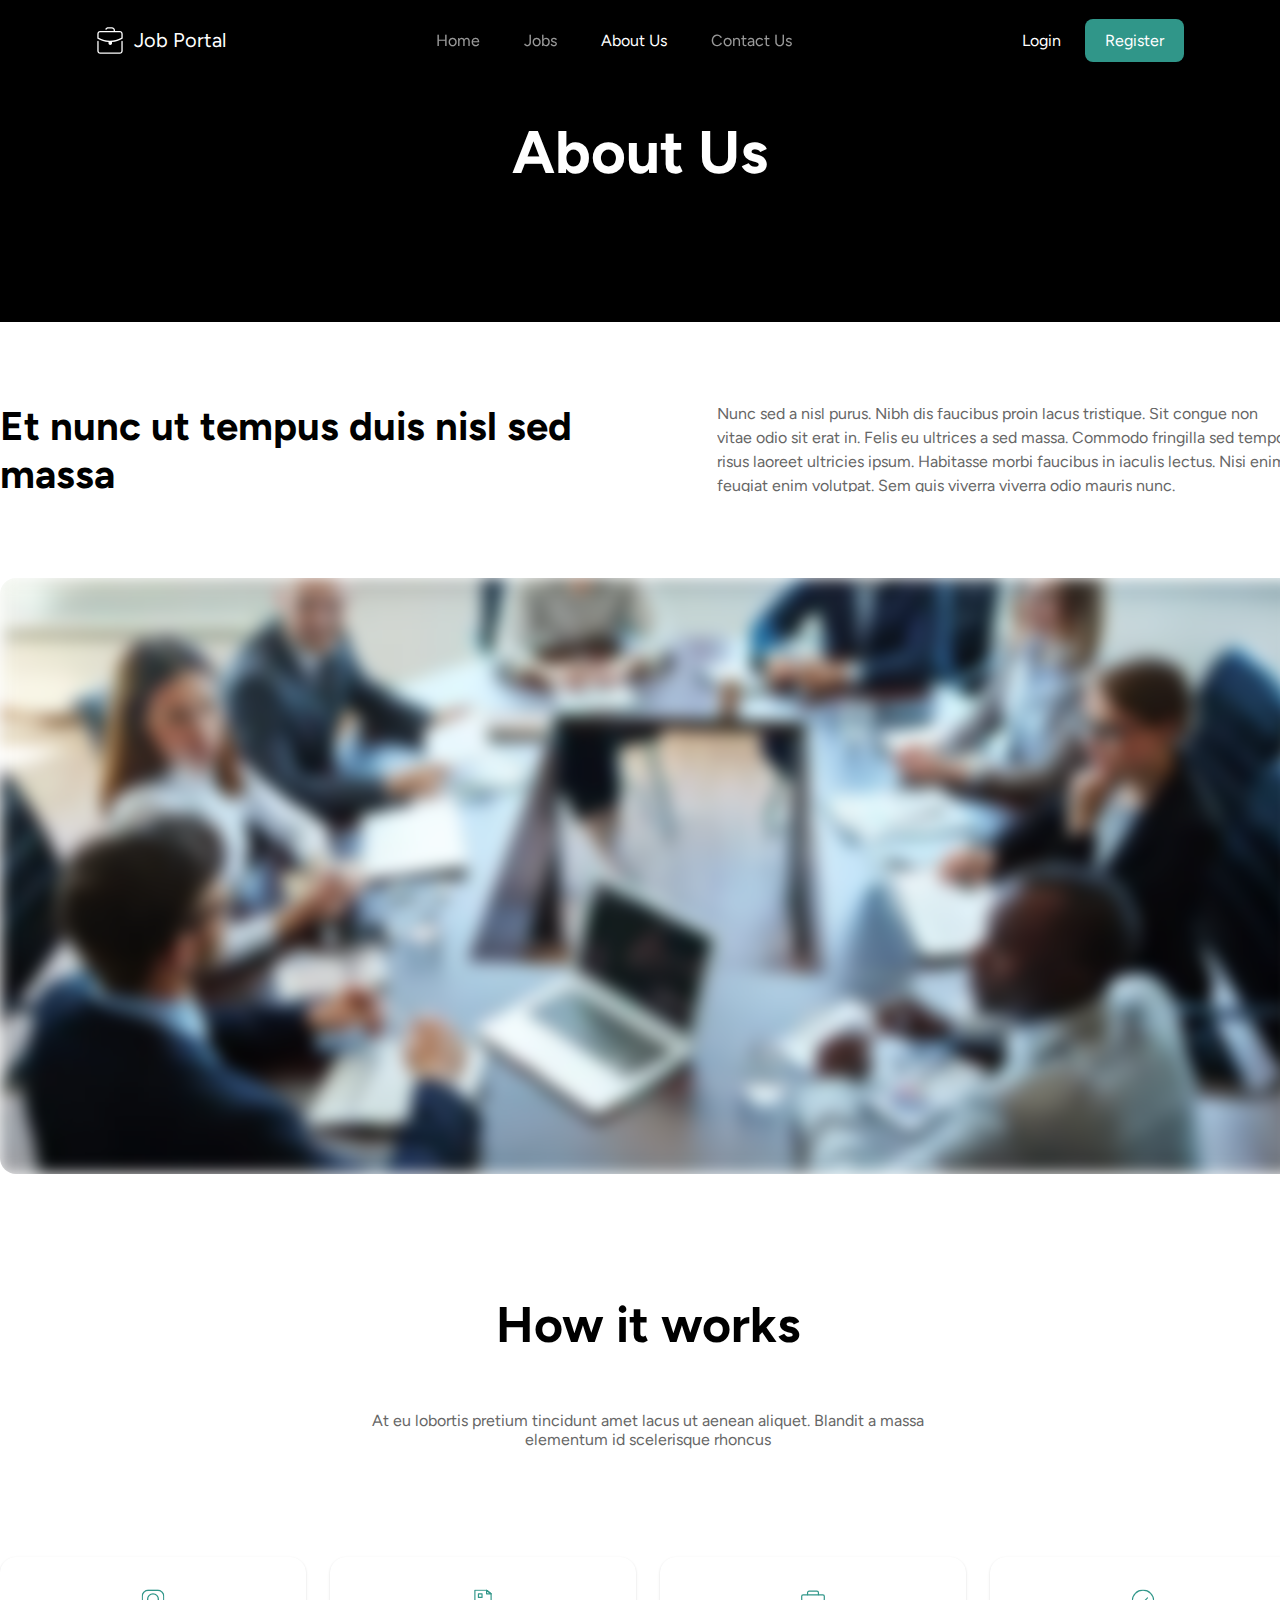
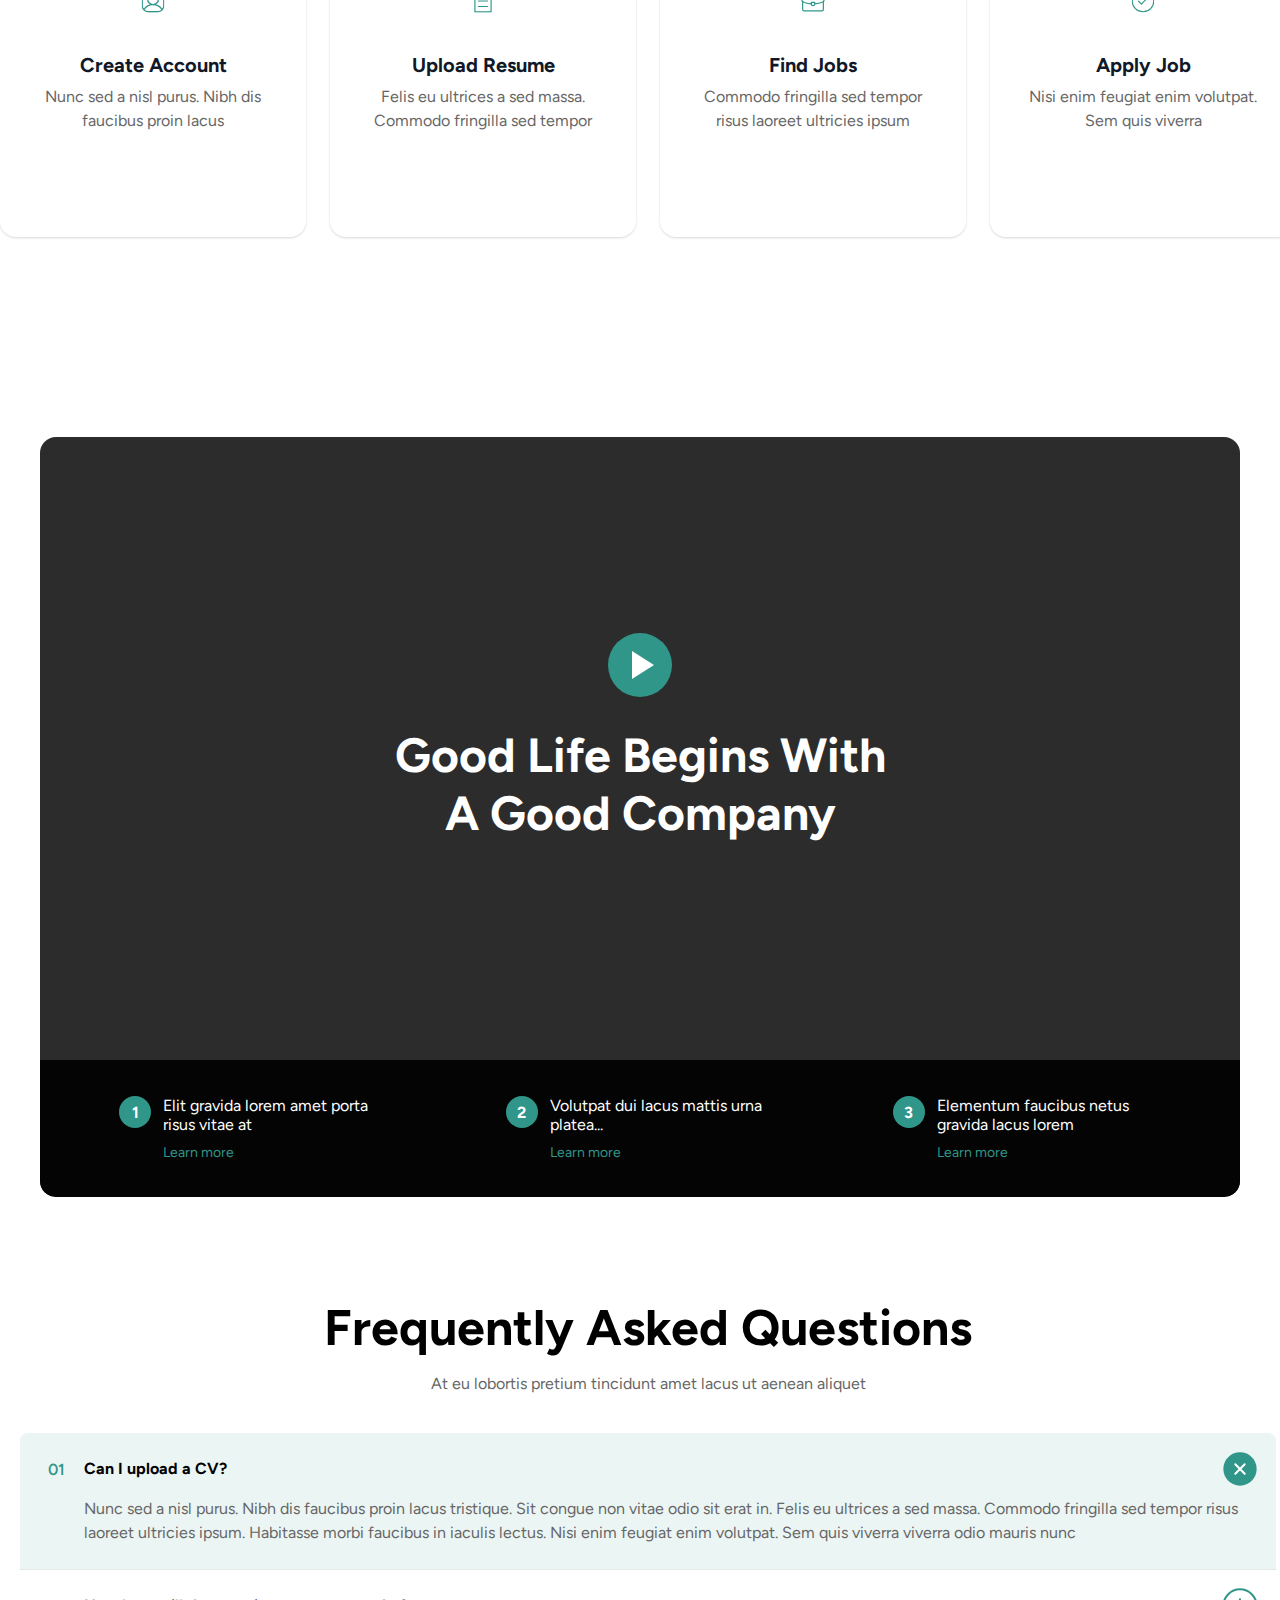
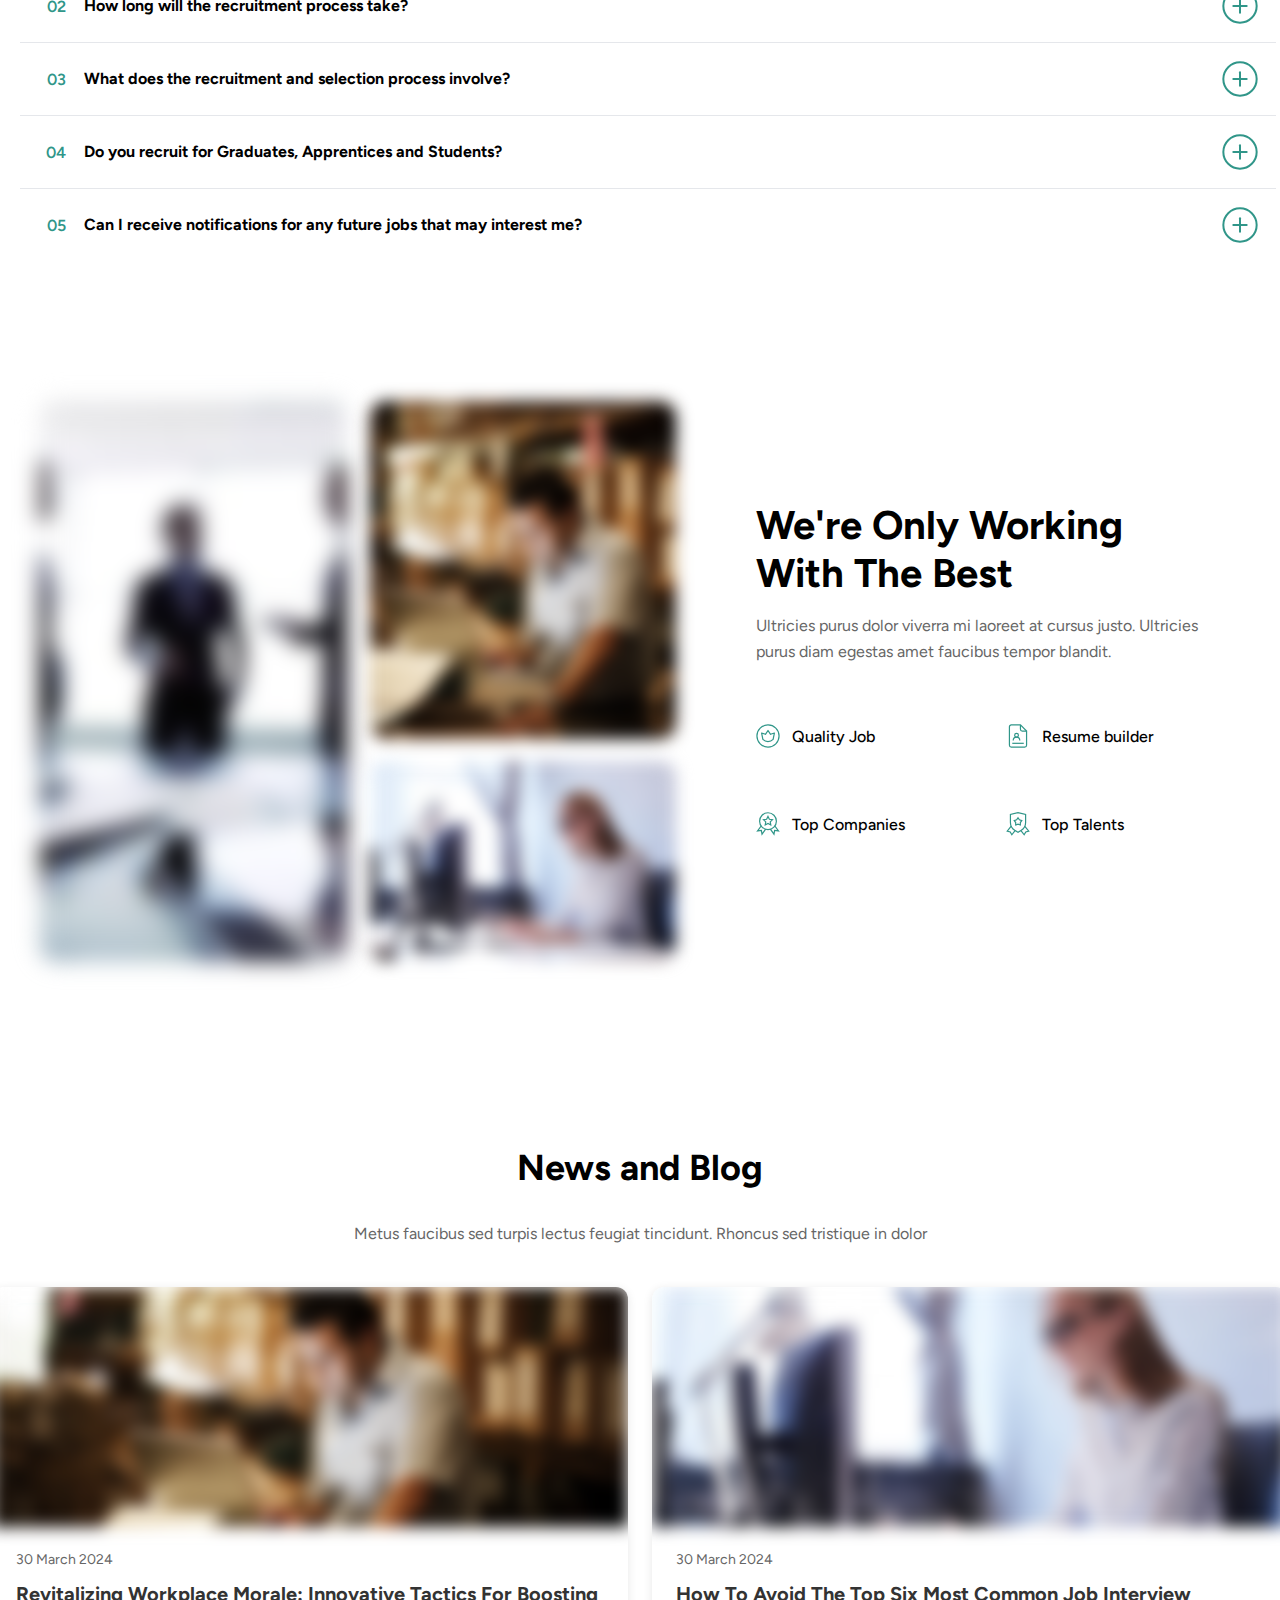
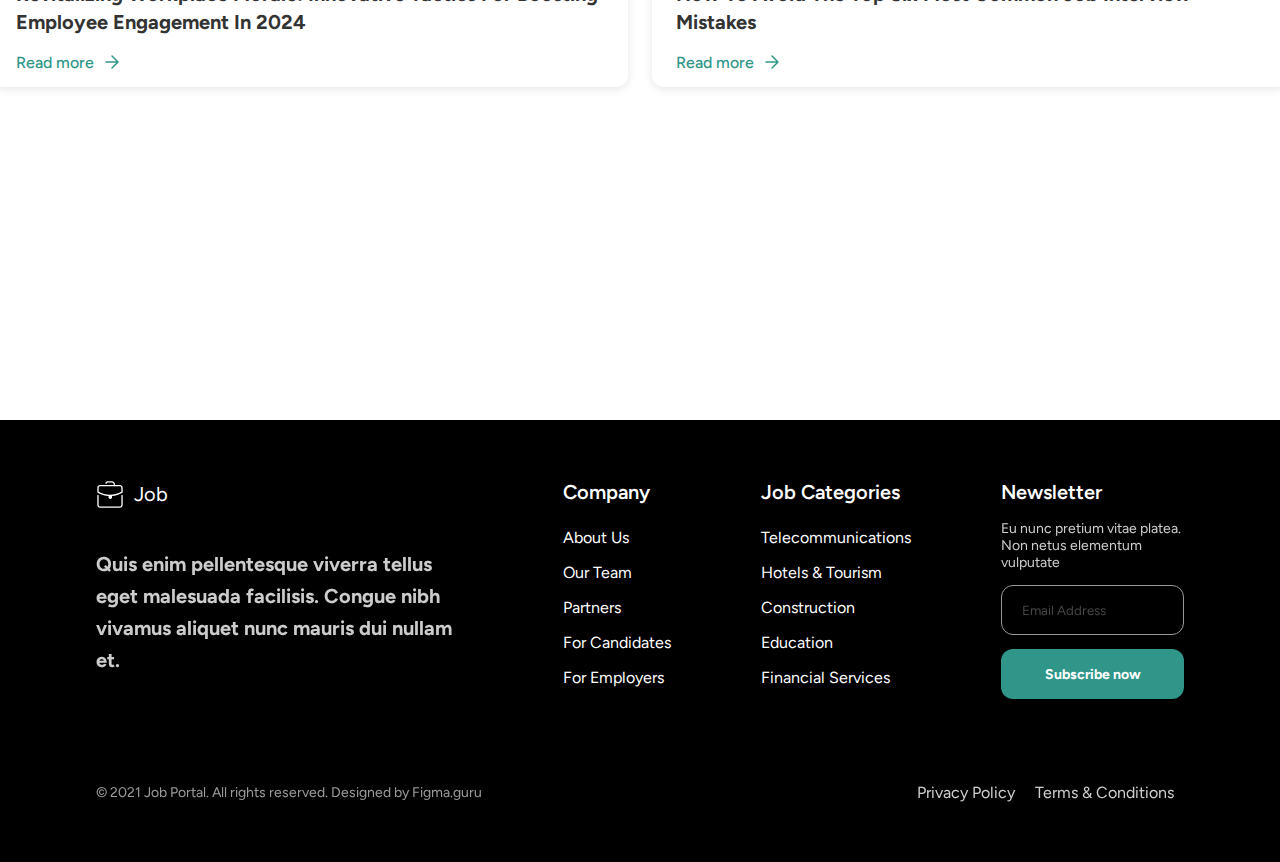
<file: about-us.html>
<!DOCTYPE html>
<html> 
    <head>
        <meta charset="utf-8">
        <meta name="viewport" content="width=device-width, initial-scale=1">
        <title>Job Portal - About us</title>

        <meta name="description" content="Find your dream job with today!">

        <meta property="og:title" content="Job portal">
        <meta property="og:description" content="Find your dream job with today!">
        <meta property="og:image" content="images/logo.png">
        <meta property="og:image:alt" content="Job portal">

        <meta name="keywords" content="Job search, Job, Job portal, Job seeker, Job provider">

        <meta name="author" content="Kenny Zhu & Juan David Padilla">

        <link rel="alternate" hreflang="en-GB" href="https://jobportal.com/en">
        <link rel="canonical" href="https://jobportal.com">

        <link rel="stylesheet" href="https://cdnjs.cloudflare.com/ajax/libs/font-awesome/4.7.0/css/font-awesome.min.css">
        <link href="https://fonts.googleapis.com/css2?family=Figtree:ital,wght@0,300..900;1,300..900&display=swap"rel="stylesheet"/>
        <link rel="stylesheet" href="css/styles.css">
        <link rel="stylesheet" href="css/jobs.css">
        <link rel="stylesheet" href="css/about-us.css">
    </head>
    <body>  
        <div class="hero">
            <header>
                <a class="navigation" role="banner" href="./index.html" aria-label="Homepage">
                  <img src="./assets/svg/briefcase.svg" alt="Job Portal Logo" />
                  <p class="desktop">Job Portal</p>
                  <p class="mobile">Jobs</p>
                </a>
                <nav aria-label="Main navigation">
                    <ul>
                        <li><a href="./index.html">Home</a></li>
                        <li><a href="./jobs.html">Jobs</a></li>
                        <li><a href="./about-us.html" class="press">About Us</a></li>
                        <li><a href="./contact-us.html">Contact Us</a></li>
                    </ul>
                </nav>
                <div>
                    <button class="login-btn" arial-label="Login">Login</button>
                    <button class="register-btn" arial-label="Register">Register</button>
                </div>      
            </header>
            <div class="title">
                <h1>About Us</h1>"
            </div>
        </div>
        <section class="info-section-top" aria-label="info section">
            <div class="info-section-top-content">
                <h2 class="info-section-top">Et nunc ut tempus duis nisl sed massa</h2>
                <div class="paragraph-container">
                <p>
                    Nunc sed a nisl purus. Nibh dis faucibus proin lacus tristique. Sit congue non vitae odio sit erat in. Felis eu ultrices a sed massa. Commodo fringilla sed tempor risus laoreet ultricies ipsum. Habitasse morbi faucibus in iaculis lectus. Nisi enim feugiat enim volutpat. Sem quis viverra viverra odio mauris nunc. 
                </p>
                </div>
            </div>
            <div class="info-section-image">
                <img src="./assets/img/goodlife.webp" alt="Image of our team members"/>
            </div>
        </section> 
        <section class="how-it-works" aria-label="How it works">
            <div class="how-it-works-content">
                <h2>How it works</h2>
                <p>
                    At eu lobortis pretium tincidunt amet lacus ut aenean aliquet. Blandit a massa elementum id scelerisque rhoncus 
                </p>
                <ul class="steps-grid">
                    <li class="step-card">
                        <div class="step-icon">
                            <img src="./assets/svg/account.svg" alt="Account">
                        </div>
                        <h3>Create Account</h3>
                        <p>Nunc sed a nisl purus. Nibh dis faucibus proin lacus</p>
                    </li>
                    <li class="step-card">
                        <div class="step-icon">
                            <img src="./assets/svg/resume.svg" alt="Resume">
                        </div>
                        <h3>Upload Resume</h3>
                        <p>Felis eu ultrices a sed massa. Commodo fringilla sed tempor </p>
                    </li>
                    <li class="step-card">
                        <div class="step-icon">
                            <img src="./assets/svg/portfolio.svg" alt="Portfolio">
                        </div>
                        <h3>Find Jobs</h3>
                        <p>Commodo fringilla sed tempor risus laoreet ultricies ipsum</p>
                    </li>
                    <li class="step-card">
                        <div class="step-icon">
                            <img src="./assets/svg/apply.svg" alt="Apply">
                        </div>
                        <h3>Apply Job</h3>
                        <p>Nisi enim feugiat enim volutpat. Sem quis viverra</p>
                    </li>
                </ul>
            </div>
        </section>
        <section class="good-life-section">
            <div class="video-container">
                <!-- Aquí iría tu video o imagen de fondo -->
            </div>
            
            <button class="play-button" aria-label="Play video">
                <svg viewBox="0 0 24 24">
                    <path d="M8 5v14l11-7z"/>
                </svg>
            </button>
        
            <div class="content-wrapper">
                <h2 class="main-title">Good Life Begins With<br>A Good Company</h2>
            </div>
        
            <div class="features-container">
                <div class="feature-item">
                    <span class="feature-number">1</span>
                    <div class="feature-text">
                        <p>Elit gravida lorem amet porta risus vitae at</p>
                        <a href="#" class="learn-more">Learn more</a>
                    </div>
                </div>
        
                <div class="feature-item">
                    <span class="feature-number">2</span>
                    <div class="feature-text">
                        <p>Volutpat dui lacus mattis urna platea...</p>
                        <a href="#" class="learn-more">Learn more</a>
                    </div>
                </div>
        
                <div class="feature-item">
                    <span class="feature-number">3</span>
                    <div class="feature-text">
                        <p>Elementum faucibus netus gravida lacus lorem</p>
                        <a href="#" class="learn-more">Learn more</a>
                    </div>
                </div>
            </div>
        </section>
        <section class="faq-section" aria-label="Frequently Asked Questions">
            <div class="faq-container">
                <h2>Frequently Asked Questions</h2>
                <p class="faq-subtitle">At eu lobortis pretium tincidunt amet lacus ut aenean aliquet</p>
                <div class="faq-list">
                    <div class="faq-item active">
                        <div class="faq-question">
                            <span class="question-number">01</span>
                            <h3>Can I upload a CV?</h3>
                            <button class="toggle-btn" aria-label="Close answer">
                                <img src="./assets/svg/plus-circle-open.svg" alt="">
                            </button>
                        </div>
                        <div class="faq-answer">
                            <p>Nunc sed a nisl purus. Nibh dis faucibus proin lacus tristique. Sit congue non vitae odio sit erat in. Felis eu ultrices a sed massa. Commodo fringilla sed tempor risus laoreet ultricies ipsum. Habitasse morbi faucibus in iaculis lectus. Nisi enim feugiat enim volutpat. Sem quis viverra viverra odio mauris nunc</p>
                        </div>
                    </div>
                    <div class="faq-item">
                        <div class="faq-question">
                            <span class="question-number">02</span>
                            <h3>How long will the recruitment process take?</h3>
                            <button class="toggle-btn" aria-label="Open answer">
                                <img src="./assets/svg/plus-circle-close.svg" alt="">
                            </button>
                        </div>
                    </div>
                    <div class="faq-item">
                        <div class="faq-question">
                            <span class="question-number">03</span>
                            <h3>What does the recruitment and selection process involve?</h3>
                            <button class="toggle-btn" aria-label="Open answer">
                                <img src="./assets/svg/plus-circle-close.svg" alt="">
                            </button>
                        </div>
                    </div>
                    <div class="faq-item">
                        <div class="faq-question">
                            <span class="question-number">04</span>
                            <h3>Do you recruit for Graduates, Apprentices and Students?</h3>
                            <button class="toggle-btn" aria-label="Open answer">
                                <img src="./assets/svg/plus-circle-close.svg" alt="">
                            </button>
                        </div>
                    </div>
                    <div class="faq-item">
                        <div class="faq-question">
                            <span class="question-number">05</span>
                            <h3>Can I receive notifications for any future jobs that may interest me?</h3>
                            <button class="toggle-btn" aria-label="Open answer">
                                <img src="./assets/svg/plus-circle-close.svg" alt="">
                            </button>
                        </div>
                    </div>
                </div>
            </div>
        </section>
        <section class="best-section">
            <div class="best-container">
                <div class="image-grid">
                    <div class="large-image">
                        <img src="./assets/img/hiring.jpeg" alt="Professional working environment" />
                    </div>
                    <div class="small-images">
                        <img src="./assets/img/work1.jpeg" alt="Office workspace" />
                        <img src="./assets/img/work2.jpg" alt="Modern office" />
                    </div>
                </div>
        
                <div class="content-container">
                    <h2>We're Only Working<br>With The Best</h2>
                    <p>Ultricies purus dolor viverra mi laoreet at cursus justo. Ultricies purus diam egestas amet faucibus tempor blandit.</p>
                    
                    <div class="features-grid">
                        <div class="feature">
                            <img src="./assets/svg/quality-j.svg" alt="Quality icon" />
                            <span>Quality Job</span>
                        </div>
                        <div class="feature">
                            <img src="./assets/svg/resume-b.svg" alt="Resume icon" />
                            <span>Resume builder</span>
                        </div>
                        <div class="feature">
                            <img src="./assets/svg/top-c.svg" alt="Companies icon" />
                            <span>Top Companies</span>
                        </div>
                        <div class="feature">
                            <img src="./assets/svg/top-t.svg" alt="Talents icon" />
                            <span>Top Talents</span>
                        </div>
                    </div>
                </div>
            </div>
        </section>
        <section class="news-blog" aria-label="News and Blog">
            <div class="container">
                <h2>News and Blog</h2>
                <p class="subtitle">Metus faucibus sed turpis lectus feugiat tincidunt. Rhoncus sed tristique in dolor</p>
                
                <div class="blog-grid">
                    <!-- Article 1 -->
                    <article class="blog-card">
                        <div class="card-image">
                            <span class="tag news">News</span>
                            <img src="./assets/img/work1.jpeg" alt="Workplace morale" />
                        </div>
                        <div class="card-content">
                            <time datetime="2024-03-30">30 March 2024</time>
                            <h3>Revitalizing Workplace Morale: Innovative Tactics For Boosting Employee Engagement In 2024</h3>
                            <a href="#" class="read-more">
                                Read more
                                <svg xmlns="http://www.w3.org/2000/svg" width="20" height="20" viewBox="0 0 20 20" fill="none">
                                    <path d="M4 10H16M16 10L10 4M16 10L10 16" stroke="#309689" stroke-width="1.5" stroke-linecap="round" stroke-linejoin="round"/>
                                </svg>
                            </a>
                        </div>
                    </article>
        
                    <!-- Article 2 -->
                    <article class="blog-card">
                        <div class="card-image">
                            <span class="tag blog">Blog</span>
                            <img src="./assets/img/work2.jpg" alt="Interview tips" />
                        </div>
                        <div class="card-content">
                            <time datetime="2024-03-30">30 March 2024</time>
                            <h3>How To Avoid The Top Six Most Common Job Interview Mistakes</h3>
                            <a href="#" class="read-more">
                                Read more
                                <svg xmlns="http://www.w3.org/2000/svg" width="20" height="20" viewBox="0 0 20 20" fill="none">
                                    <path d="M4 10H16M16 10L10 4M16 10L10 16" stroke="#309689" stroke-width="1.5" stroke-linecap="round" stroke-linejoin="round"/>
                                </svg>
                            </a>
                        </div>
                    </article>
                </div>
            </div>
        </section>
        <footer>
            <div class="text-icons">
                <div class="job">
                    <div class="description">
                        <div class="logo" role="img" aria-label="Job Portal Logo">
                            <img src="./assets/svg/briefcase.svg" alt="Job Portal Logo" />
                            <p>Job</p>
                        </div>
                        <p>
                        Quis enim pellentesque viverra tellus eget malesuada facilisis.
                        Congue nibh vivamus aliquet nunc mauris dui nullam et.
                        </p>
                    </div>
                </div>
                <div class="footer-section">
                    <h6>Company</h6>
                    <ul>
                        <li><a href="./about-us.html">About Us</a></li>
                        <li><a href="#">Our Team</a></li>
                        <li><a href="#">Partners</a></li>
                        <li><a href="#">For Candidates</a></li>
                        <li><a href="#">For Employers</a></li>
                    </ul>
                </div>
                <div class="footer-section">
                    <h6>Job Categories</h6>
                    <ul>
                        <li><a href="#">Telecommunications</a></li>
                        <li><a href="#">Hotels & Tourism</a></li>
                        <li><a href="#">Construction</a></li>
                        <li><a href="#">Education</a></li>
                        <li><a href="#">Financial Services</a></li>
                    </ul>
                </div>
                <div class="newsletter">
                    <h6>Newsletter</h6>
                    <p>
                      Eu nunc pretium vitae platea. Non netus elementum vulputate
                    </p>
                    <form action="" aria-label="Newsletter Subscription Form">
                      <label for="email" class="visually-hidden">Email Address</label>
                      <input
                        type="email"
                        name="email"
                        id="email"
                        placeholder="Email Address"
                        required
                        aria-required="true"
                      />
                      <button type="submit">Subscribe now</button>
                    </form>
                </div>
            </div>
            <div class="text">
                <p class="copyright">
                    &copy; 2021 Job Portal. All rights reserved. Designed by Figma.guru
                </p>
                <div class="links">
                    <a href="#" tabindex="0">Privacy Policy</a>
                    <a href="#" tabindex="0">Terms & Conditions</a>
                </div>        
            </div>
        </footer>
    </body>
</html>
</file>
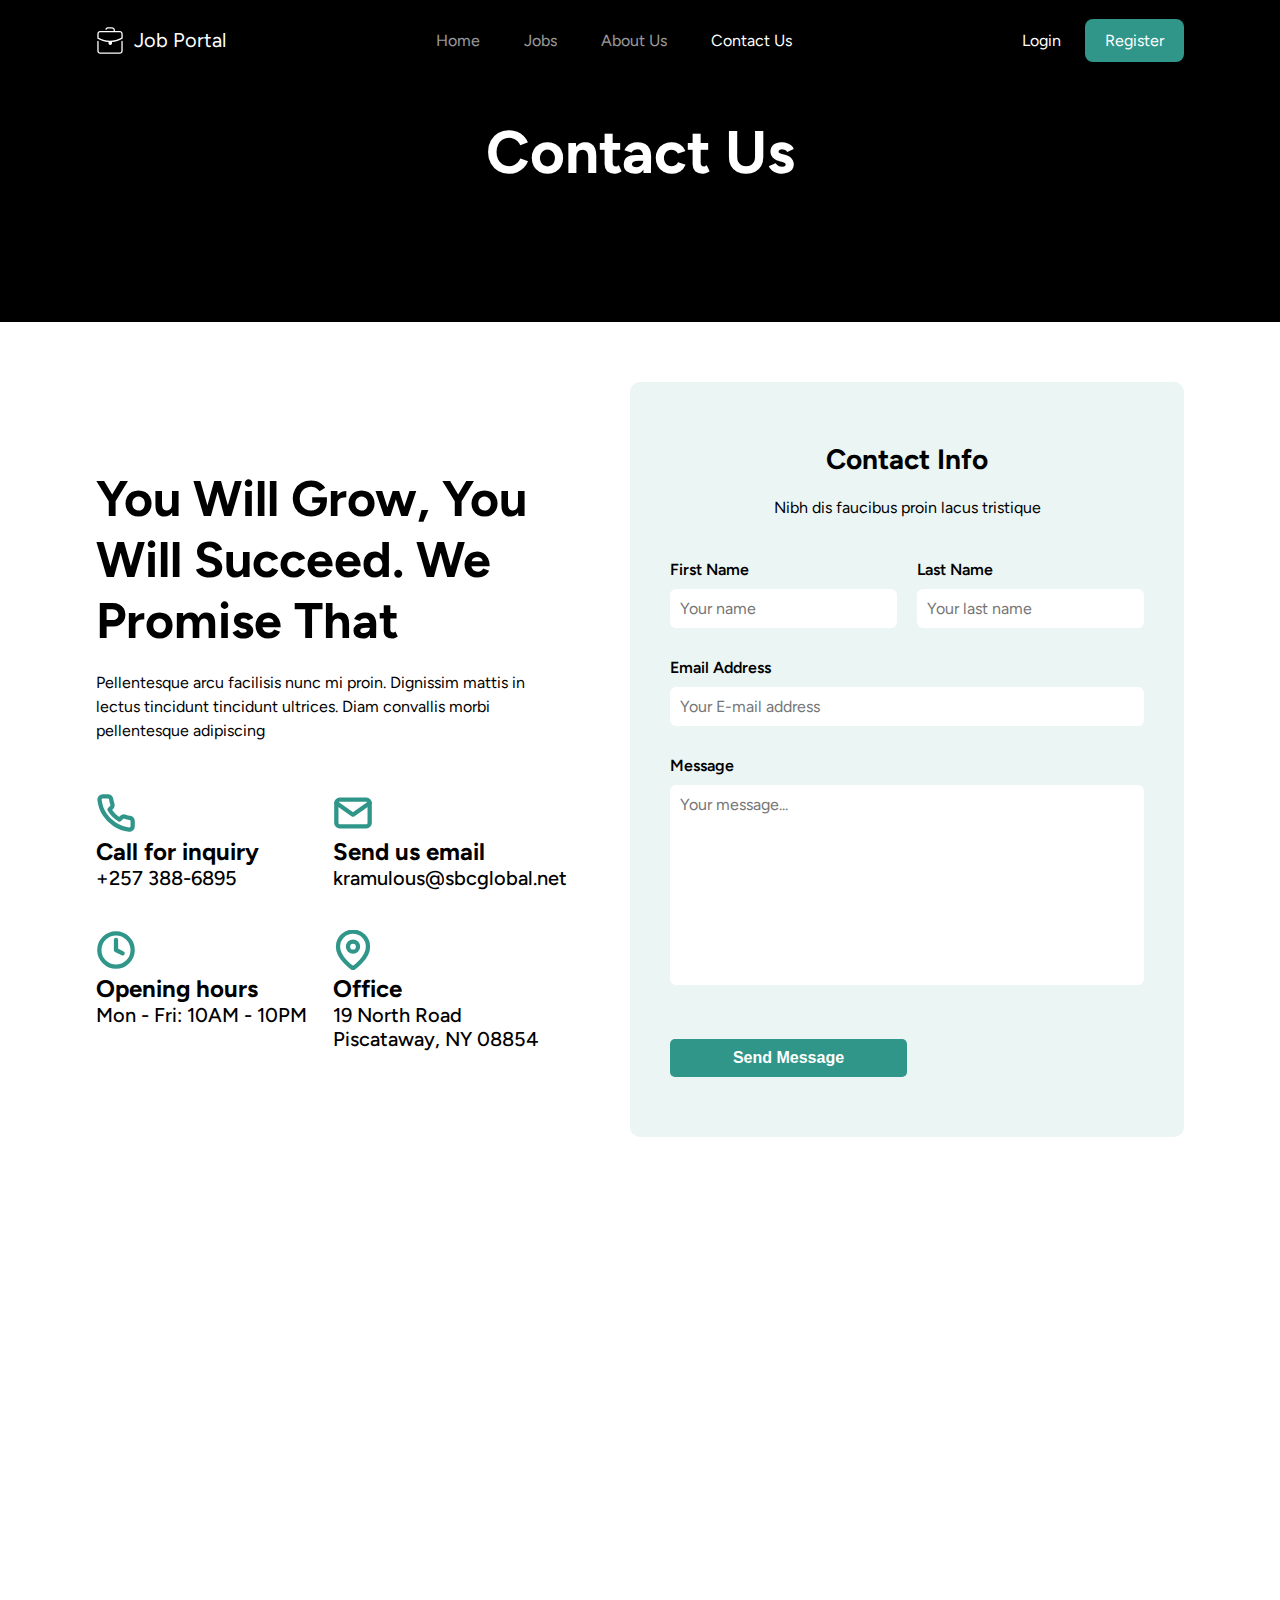
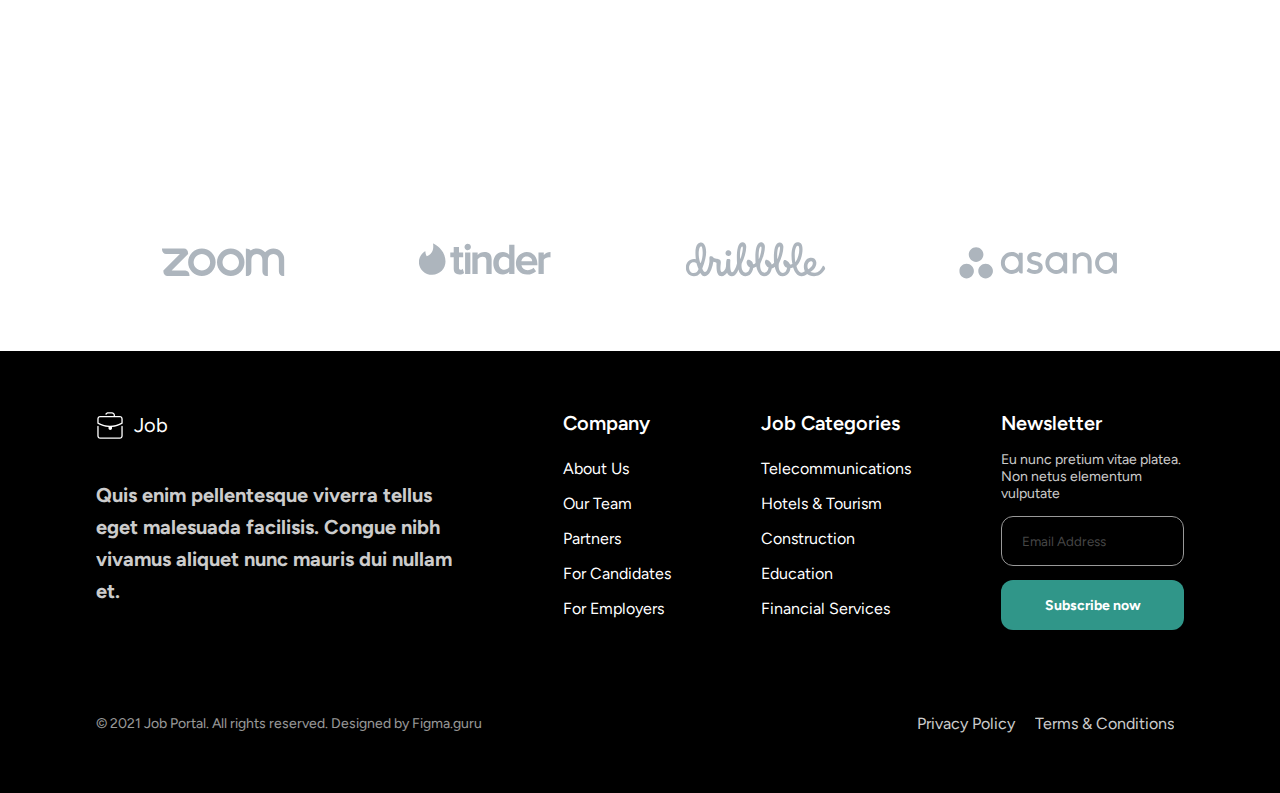
<file: contact-us.html>
<!DOCTYPE html>
<html> 
    <head>
        <meta charset="utf-8">
        <meta name="viewport" content="width=device-width, initial-scale=1">
        <title>Job Portal - Home</title>

        <meta name="description" content="Find your dream job with today!">

        <meta property="og:title" content="Job portal">
        <meta property="og:description" content="Find your dream job with today!">
        <meta property="og:image" content="images/logo.png">
        <meta property="og:image:alt" content="Job portal">

        <meta name="keywords" content="Job search, Job, Job portal, Job seeker, Job provider">

        <meta name="author" content="Kenny Zhu & Juan David Padilla">

        <link rel="alternate" hreflang="en-GB" href="https://jobportal.com/en">
        <link rel="canonical" href="https://jobportal.com">

        <link rel="stylesheet" href="https://cdnjs.cloudflare.com/ajax/libs/font-awesome/4.7.0/css/font-awesome.min.css">
        <link href="https://fonts.googleapis.com/css2?family=Figtree:ital,wght@0,300..900;1,300..900&display=swap"rel="stylesheet"/>
        <link rel="stylesheet" href="css/styles.css">
        <link rel="stylesheet" href="css/contact-us.css">
    </head>
    <body>  
        <div class="hero">
            <header>
                <a class="navigation" role="banner" href="./index.html" aria-label="Homepage">
                  <img src="./assets/svg/briefcase.svg" alt="Job Portal Logo" />
                  <p class="desktop">Job Portal</p>
                  <p class="mobile">Jobs</p>
                </a>
                <nav aria-label="Main navigation">
                    <ul>
                        <li><a href="./index.html">Home</a></li>
                        <li><a href="./jobs.html">Jobs</a></li>
                        <li><a href="./about-us.html">About Us</a></li>
                        <li><a href="./contact-us.html" class="press">Contact Us</a></li>
                    </ul>
                </nav>
                <div>
                    <button class="login-btn" arial-label="Login">Login</button>
                    <button class="register-btn" arial-label="Register">Register</button>
                </div>      
            </header>
            <div class="title">
                <h1>Contact Us</h1>"
            </div>
        </div> 
        <main role="main">
            <section class="contact-section">
              <div class="contact-container">
                <div class="contact-info">
                  <h2>You Will Grow, You Will Succeed. We Promise That</h2>
                  <p>
                    Pellentesque arcu facilisis nunc mi proin. Dignissim mattis in
                    lectus tincidunt tincidunt ultrices. Diam convallis morbi
                    pellentesque adipiscing
                  </p>
                  <div class="info-grid">
                    <div class="info-item">
                      <img src="./assets/svg/contact-us/phone.svg" alt="Phone Icon" />
                      <p class="item-title">Call for inquiry</p>
                      <p class="item-details">+257 388-6895</p>
                    </div>
                    <div class="info-item" role="article">
                      <img src="./assets/svg/contact-us/mail.svg" alt="Email Icon" />
                      <p class="item-title">Send us email</p>
                      <p class="item-details">kramulous@sbcglobal.net</p>
                    </div>
                    <div class="info-item">
                      <img src="./assets/svg/contact-us/clock.svg" alt="Clock Icon" />
                      <p class="item-title">Opening hours</p>
                      <p class="item-details">Mon - Fri: 10AM - 10PM</p>
                    </div>
                    <div class="info-item" role="article">
                      <img src="./assets/svg/contact-us/map-pin.svg" alt="map pin" />
                      <p class="item-title">Office</p>
                      <p class="item-details">19 North Road Piscataway, NY 08854</p>
                    </div>
                  </div>
                </div>
                <div class="contact-form">
                  <h3>Contact Info</h3>
                  <p>Nibh dis faucibus proin lacus tristique</p>
                  <form>
                    <div class="form-row">
                      <div class="form-group">
                        <label>First Name</label>
                        <input type="text" placeholder="Your name"/>
                      </div>
                      <div class="form-group">
                        <label for="last-name" class="visually-hidden">Last Name</label>
                        <input type="text" placeholder="Your last name"/>
                      </div>
                    </div>
                    <div class="form-group">
                      <label for="email" class="visually-hidden">Email Address</label>
                      <input type="email" placeholder="Your E-mail address"/>
                    </div>
                    <div class="form-group">
                      <label for="message" class="visually-hidden">Message</label>
                      <textarea placeholder="Your message..."></textarea>
                    </div>
                    <button class="submit-btn">Send Message</button>
                  </form>
                </div>
              </div>
            </section>
            <section class="map-section" aria-labelledby="map-title">
              <div class="map-container">
                <iframe
                  width="600"
                  height="450"
                  style="border:0"
                  loading="lazy"
                  allowfullscreen
                  referrerpolicy="no-referrer-when-downgrade"
                  src="https://www.google.com/maps/embed?pb=!1m18!1m12!1m3!1d3151.835434509606!2d144.95373631531692!3d-37.81627917975133!2m3!1f0!2f0!3f0!3m2!1i1024!2i768!4f13.1!3m3!1m2!1s0x6ad642af0f11fd81%3A0x5045675218ce6e0!2sMelbourne%20VIC%2C%20Australia!5e0!3m2!1sen!2sus!4v1633094062380"
                ></iframe>           
              </div>
            </section>
            <div class="partners-section">
              <div class="partners-container">
                <img src="./assets/svg/contact-us/zoom.svg" alt="Zoom" />
                <img src="./assets/svg/contact-us/tinder.svg" alt="Tinder" />
                <img src="./assets/svg/contact-us/dribbble.svg" alt="Dribbble" />
                <img src="./assets/svg/contact-us/asana.svg" alt="Asana" />
              </div>
            </div>
          </main>
        <footer>
            <div class="text-icons">
                <div class="job">
                    <div class="description">
                        <div class="logo" role="img" aria-label="Job Portal Logo">
                            <img src="./assets/svg/briefcase.svg" alt="Job Portal Logo" />
                            <p>Job</p>
                        </div>
                        <p>
                        Quis enim pellentesque viverra tellus eget malesuada facilisis.
                        Congue nibh vivamus aliquet nunc mauris dui nullam et.
                        </p>
                    </div>
                </div>
                <div class="footer-section">
                    <h6>Company</h6>
                    <ul>
                        <li><a href="./about-us.html">About Us</a></li>
                        <li><a href="#">Our Team</a></li>
                        <li><a href="#">Partners</a></li>
                        <li><a href="#">For Candidates</a></li>
                        <li><a href="#">For Employers</a></li>
                    </ul>
                </div>
                <div class="footer-section">
                    <h6>Job Categories</h6>
                    <ul>
                        <li><a href="#">Telecommunications</a></li>
                        <li><a href="#">Hotels & Tourism</a></li>
                        <li><a href="#">Construction</a></li>
                        <li><a href="#">Education</a></li>
                        <li><a href="#">Financial Services</a></li>
                    </ul>
                </div>
                <div class="newsletter">
                    <h6>Newsletter</h6>
                    <p>
                      Eu nunc pretium vitae platea. Non netus elementum vulputate
                    </p>
                    <form action="" aria-label="Newsletter Subscription Form">
                      <label for="email" class="visually-hidden">Email Address</label>
                      <input
                        type="email"
                        name="email"
                        id="email"
                        placeholder="Email Address"
                        required
                        aria-required="true"
                      />
                      <button type="submit">Subscribe now</button>
                    </form>
                </div>
            </div>
            <div class="text">
                <p class="copyright">
                    &copy; 2021 Job Portal. All rights reserved. Designed by Figma.guru
                </p>
                <div class="links">
                    <a href="#" tabindex="0">Privacy Policy</a>
                    <a href="#" tabindex="0">Terms & Conditions</a>
                </div>        
            </div>
        </footer>
    </body>
</html>
</file>
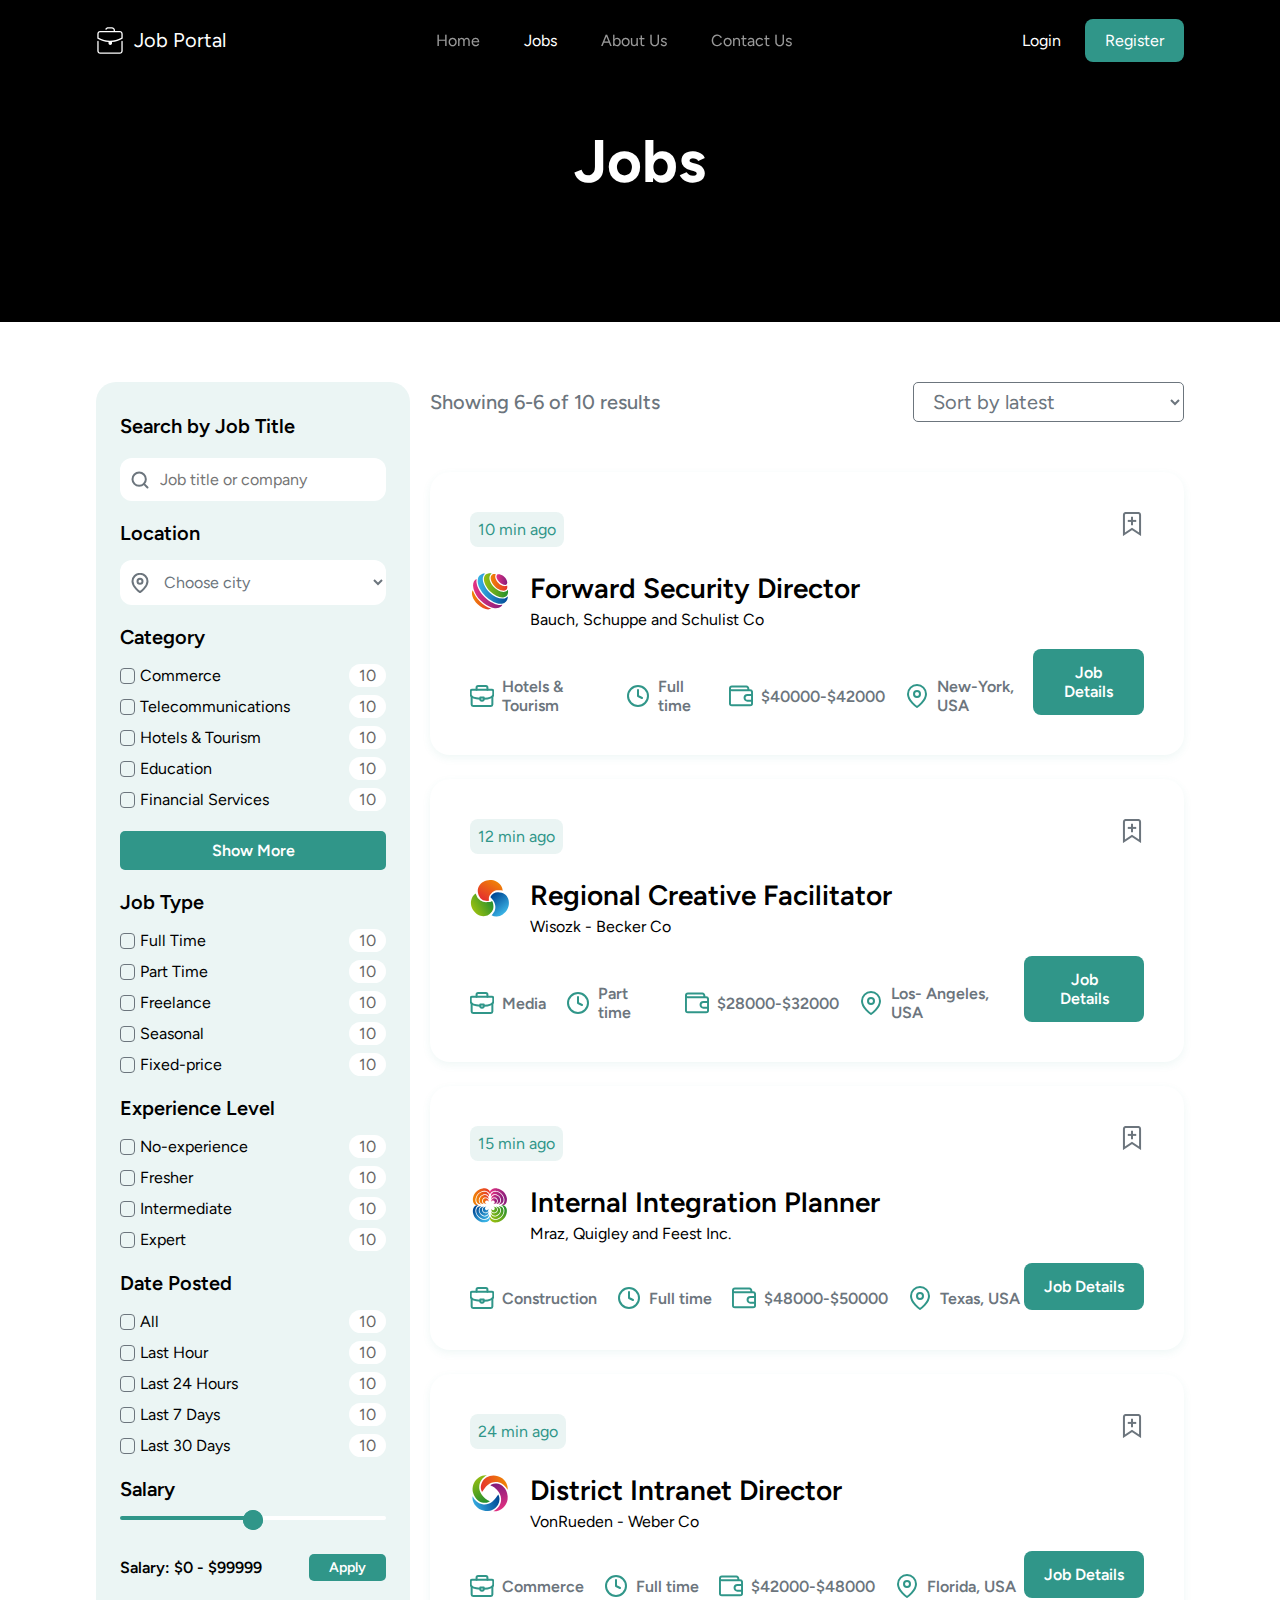
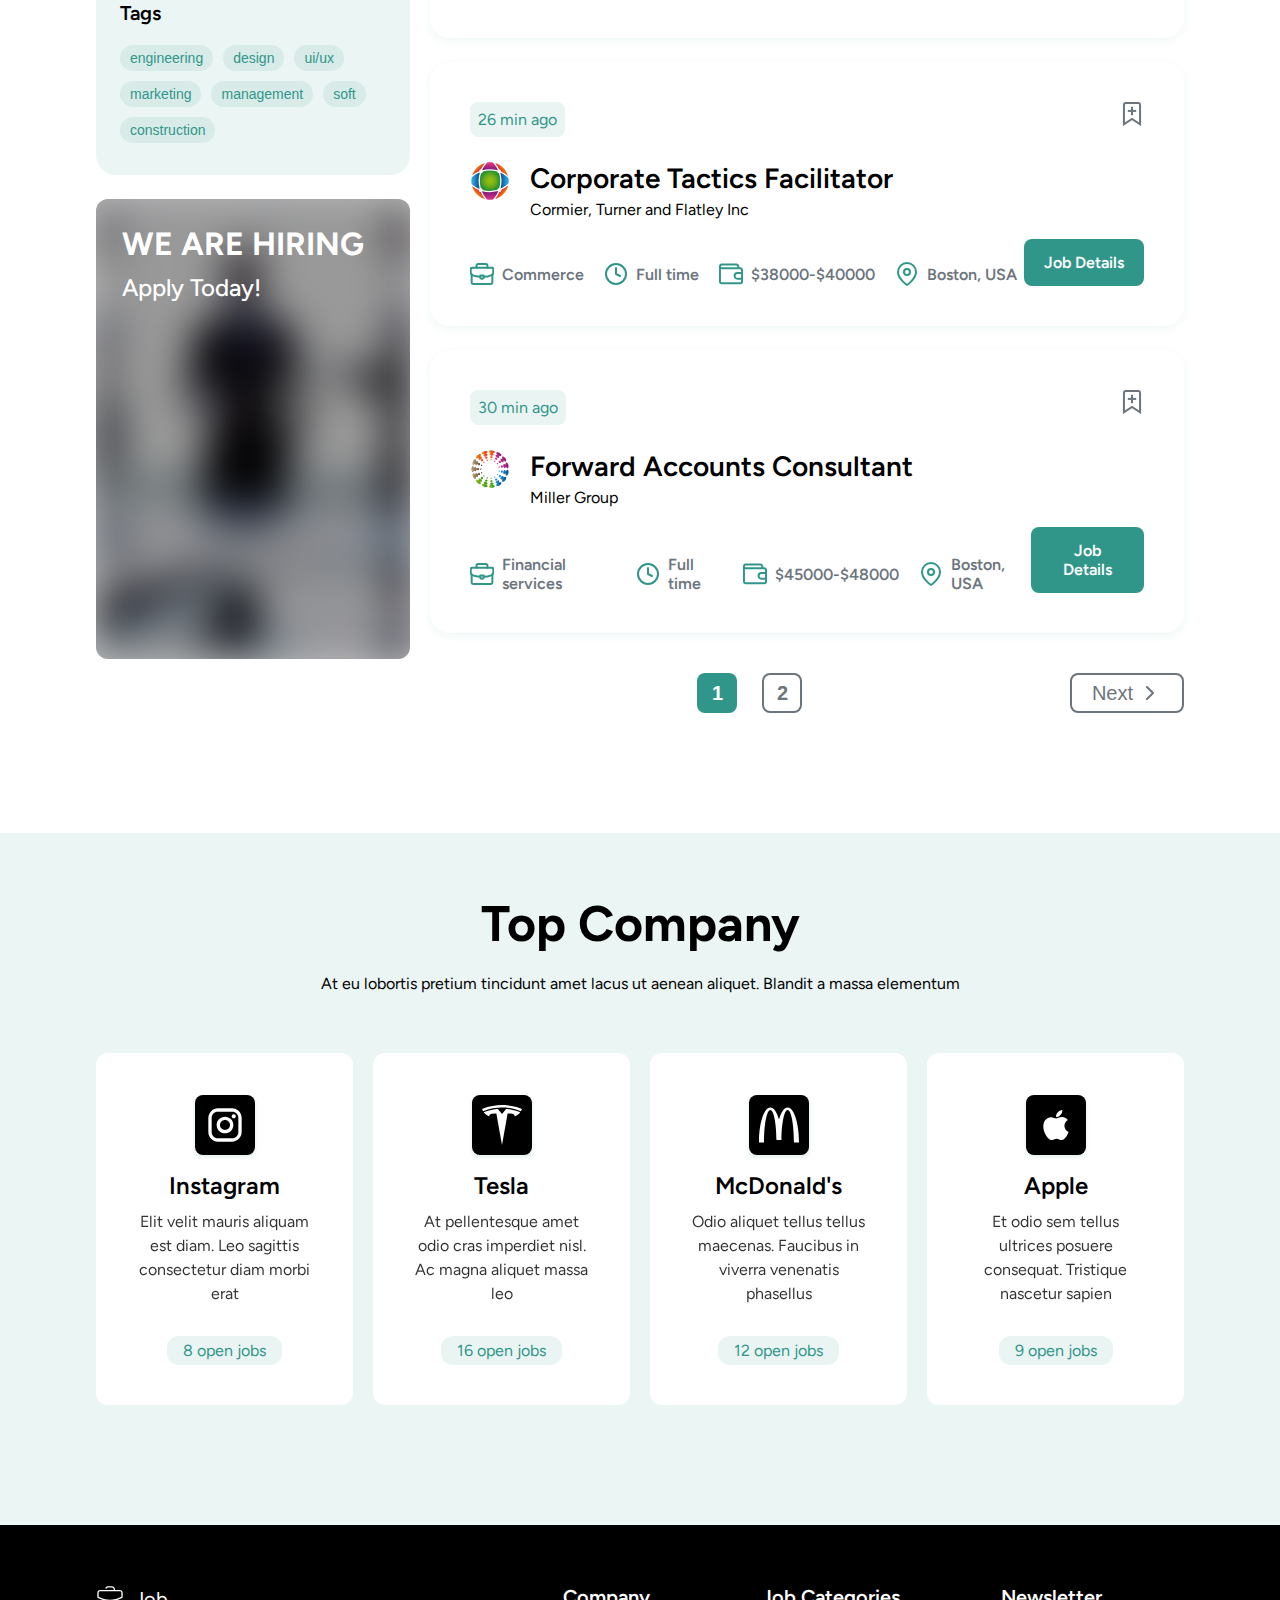
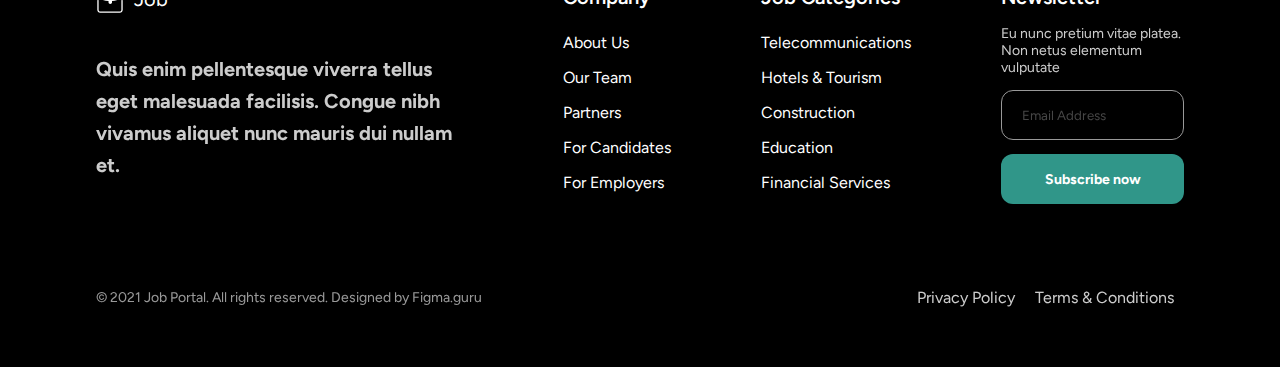
<file: jobs.html>
<!DOCTYPE html>
<html> 
    <head>
        <meta charset="utf-8">
        <meta name="viewport" content="width=device-width, initial-scale=1">
        <title>Job Portal - jobs</title>

        <meta name="description" content="Find your dream job with today!">

        <meta property="og:title" content="Job portal">
        <meta property="og:description" content="Find your dream job with today!">
        <meta property="og:image" content="images/logo.png">
        <meta property="og:image:alt" content="Job portal">

        <meta name="keywords" content="Job search, Job, Job portal, Job seeker, Job provider">

        <meta name="author" content="Kenny Zhu & Juan David Padilla">

        <link rel="alternate" hreflang="en-GB" href="https://jobportal.com/en">
        <link rel="canonical" href="https://jobportal.com">

        <link rel="stylesheet" href="https://cdnjs.cloudflare.com/ajax/libs/font-awesome/4.7.0/css/font-awesome.min.css">
        <link href="https://fonts.googleapis.com/css2?family=Figtree:ital,wght@0,300..900;1,300..900&display=swap"rel="stylesheet"/>
        <link rel="stylesheet" href="css/styles.css">
        <link rel="stylesheet" href="css/jobs.css">
    </head>
    <body>  
        <div class="hero">
            <header>
              <a class="navigation" role="banner" href="./index.html" aria-label="Homepage">
                <img src="./assets/svg/briefcase.svg" alt="Job Portal Logo" />
                <p class="desktop">Job Portal</p>
                <p class="mobile">Jobs</p>
              </a>
              <nav aria-label="Main navigation">
                  <ul>
                      <li><a href="./index.html">Home</a></li>
                      <li><a href="./jobs.html" class="press">Jobs</a></li>
                      <li><a href="./about-us.html">About Us</a></li>
                      <li><a href="./contact-us.html">Contact Us</a></li>
                  </ul>
              </nav>
              <div>
                  <button class="login-btn" arial-label="Login">Login</button>
                  <button class="register-btn" arial-label="Register">Register</button>
              </div>      
          </header>
            <div class="title">
                <h1 class="desktop">Jobs</h1>
                <h1 class="mobile">Job Sidebar</h1>
            </div>
        </div> 
        <main>
            <section class="career-listings">
                <div class="wrapper">
                    <aside>
                        <button class="filter-btn">
                          Filters
                          <img src="./assets/svg/filter.svg" alt="Filter icon"/>
                        </button>
                        <div class="search-filters" aria-label="Job search filters">
                            <div class="search-group">
                                <label for="job-search" class="group-label">
                                    Search by Job Title</label>
                            </div>
                            <div class="search-input-wrapper">
                                <input type="search" placeholder="Job title or company"/>
                                <img src="./assets/svg/search2.svg" alt="Search icon" />
                            </div>
                            <div class="filter-group">
                                <label for="location" class="group-label">Location</label>
                                <div class="select-wrapper">
                                    <select>
                                        <option value="">Choose city</option>
                                    </select>
                                    <img src="./assets/svg/map-pin2.svg" alt="map-pin2" />
                                </div>
                            </div>
                            <fieldset class="filter-group">
                                <legend class="group-label">Category</legend>
                                <div class="checkbox-group">
                                    <div class="checkbox-item">
                                        <input type="checkbox"/>
                                        <label for="commerce">Commerce <span class="count">10</span></label>
                                    </div>
                                    <div class="checkbox-item">
                                        <input type="checkbox">
                                        <label for="telecommunications">Telecommunications <span class="count">10</span></label>
                                    </div>
                                    <div class="checkbox-item">
                                        <input type="checkbox"/>
                                        <label for="hotels-tourism">Hotels & Tourism <span class="count">10</span></label>
                                    </div>
                                    <div class="checkbox-item">
                                        <input type="checkbox"/>
                                        <label for="education">Education <span class="count">10</span></label>
                                    </div>
                                    <div class="checkbox-item">
                                        <input type="checkbox"/>
                                        <label for="financial-services">Financial Services <span class="count">10</span></label>
                                    </div>
                                </div>
                                <button class="show-more">Show More</button>
                            </fieldset>
                            <fieldset class="filter-group">
                                <legend class="group-label">Job Type</legend>
                                <div class="checkbox-group">
                                <div class="checkbox-item">
                                    <input type="checkbox"/>
                                    <label for="full-time">Full Time <span class="count">10</span></label>
                                </div>
                                <div class="checkbox-item">
                                    <input type="checkbox"/><label for="part-time">Part Time <span class="count">10</span></label>
                                </div>
                                <div class="checkbox-item">
                                    <input type="checkbox"/><label for="free-lance">Freelance <span class="count">10</span></label>
                                </div>
                                <div class="checkbox-item">
                                    <input type="checkbox"/><label for="seasonal">Seasonal <span class="count">10</span></label>
                                </div>
                                <div class="checkbox-item">
                                    <input type="checkbox"/>
                                    <label for="fixed-price">Fixed-price <span class="count">10</span></label>
                                </div>
                                </div>
                            </fieldset>
                            <fieldset class="filter-group">
                                <legend class="group-label">Experience Level</legend>
                                <div class="checkbox-group">
                                    <div class="checkbox-item">
                                        <input type="checkbox"/>
                                        <label for="no-experience">No-experience <span class="count">10</span></label>
                                    </div>
                                    <div class="checkbox-item">
                                        <input type="checkbox"/>
                                        <label for="fresher">Fresher <span class="count">10</span></label>
                                    </div>
                                    <div class="checkbox-item">
                                        <input
                                        type="checkbox"/>
                                        <label for="intermediate">Intermediate <span class="count">10</span></label>
                                    </div>
                                    <div class="checkbox-item">
                                        <input type="checkbox"/>
                                        <label for="expert">Expert <span class="count">10</span></label>
                                    </div>
                                </div>
                            </fieldset>
                            <fieldset class="filter-group">
                                <legend class="group-label">Date Posted</legend>
                                <div class="checkbox-group">
                                    <div class="checkbox-item">
                                        <input type="checkbox"/>
                                        <label for="all">All <span class="count">10</span></label>
                                    </div>
                                    <div class="checkbox-item">
                                        <input type="checkbox" />
                                        <label for="last-hour">Last Hour <span class="count">10</span></label>
                                    </div>
                                    <div class="checkbox-item">
                                        <input type="checkbox"/>
                                        <label for="last-24-hours">Last 24 Hours <span class="count">10</span></label>
                                    </div>
                                    <div class="checkbox-item">
                                        <input type="checkbox"/>
                                        <label for="last-7-days">Last 7 Days <span class="count">10</span></label>
                                    </div>
                                    <div class="checkbox-item">
                                        <input type="checkbox" id="last-30-days" name="date" />
                                        <label for="last-30-days">Last 30 Days <span class="count">10</span></label>
                                    </div>
                                </div>
                            </fieldset>
                            <div class="filter-group">
                                <label for="salary-range" class="group-label">Salary</label>
                                <div class="salary-slider">
                                    <input type="range"/>
                                    <input type="range"/>   
                                    <div class="track"></div>
                                    <div class="range"></div>
                                </div>
                                <div class="salary-wrapper">
                                    <div class="salary-value">Salary: $0 - $99999</div>
                                    <button type="button" class="apply-btn">Apply</button>
                                </div>
                            </div>
                            <div class="filter-group">
                                <h3>Tags</h3>
                                <div class="tags">
                                <button type="button" class="tag">engineering</button>
                                <button type="button" class="tag">design</button>
                                <button type="button" class="tag">ui/ux</button>
                                <button type="button" class="tag">marketing</button>
                                <button type="button" class="tag">management</button>
                                <button type="button" class="tag">soft</button>
                                <button type="button" class="tag">construction</button>
                                </div>
                            </div>
                        </div> 
                        <div class="ad">
                            <div class="img-wrapper">
                                <img src="./assets/img/hiring.jpeg" alt="Job Advertisement Image"/>
                            </div>
                            <div class="content">
                                <h3>WE ARE HIRING</h3>
                                <p>Apply Today!</p>
                            </div>
                        </div>     
                    </aside>
                      <div class="list">
                          <div class="results-stats">
                              <p aria-label="Results count">Showing 6-6 of 10 results</p>
                              <select name="sort" id="sort" aria-label="Sort jobs">
                                  <option value="">Sort by latest</option>
                                  <option value="">Sort by oldest</option>
                                  <option value="">Sort by salary: low to high</option>
                                  <option value="">Sort by salary: high to low</option>
                              </select>
                          </div>
                          <div class="results">
                              <div class="job">
                                  <div class="save-btn" role="button" aria-label="Save job">
                                      <img src="./assets/svg/icons/save.svg" alt="Save job"/>
                                  </div>
                                  <div class="time" aria-label="Posted 10 minutes ago">
                                      10 min ago
                                  </div>
                                  <div class="details">
                                  <div class="business-icon">
                                      <img src="./assets/svg/business/fsd.svg"/>
                                  </div>
                                  <div>
                                      <p class="position" aria-label="Job position">
                                          Forward Security Director
                                      </p>
                                      <p class="location" aria-label="Job location">
                                          Bauch, Schuppe and Schulist Co
                                      </p>
                                  </div>
                                  </div>
                                  <div class="details-2">
                                      <div class="more-details">
                                          <div class="item" aria-label="Industry: Hotels & Tourism">
                                              <img src="./assets/svg/icons/tourism.svg"/>
                                              <p>Hotels & Tourism</p>
                                          </div>
                                          <div class="item" aria-label="Job type: Full time">
                                              <img src="./assets/svg/icons/clock.svg"/>
                                              <p>Full time</p>
                                          </div>
                                          <div class="item">
                                              <img src="./assets/svg/icons/wallet.svg"/>
                                              <p>$40000-$42000</p>    
                                          </div>
                                          <div class="item">
                                              <img src="./assets/svg/icons/map-pin.svg"/>
                                              <p>New-York, USA</p>
                                          </div>
                                      </div>
                                      <a href="./job-details.html">
                                      <button class="job-details-btn">Job Details</button></a>
                                  </div>
                              </div>
                              <div class="job">
                                  <div class="save-btn" role="button" aria-label="Save job">
                                      <img src="./assets/svg/icons/save.svg" alt="Save job"/>
                                  </div>
                                  <div class="time">
                                      12 min ago
                                  </div>
                                  <div class="details">
                                      <div class="business-icon">
                                          <img src="./assets/svg/business/rcf.svg"/>
                                      </div>
                                  <div>
                                      <p class="position" aria-label="Job position">
                                          Regional Creative Facilitator
                                      </p>
                                      <p class="location" aria-label="Job location">
                                          Wisozk - Becker Co
                                      </p>
                                  </div>
                                  </div>
                                  <div class="details-2">
                                  <div class="more-details">
                                      <div class="item">
                                          <img src="./assets/svg/icons/tourism.svg"/>
                                          <p>Media</p>
                                      </div>
                                      <div class="item" aria-label="Job type: Part time">
                                          <img src="./assets/svg/icons/clock.svg"/>
                                          <p>Part time</p>
                                      </div>
                                      <div class="item">
                                          <img src="./assets/svg/icons/wallet.svg"/>
                                          <p>$28000-$32000</p>
                                      </div>
                                      <div class="item" aria-label="Location: Los- Angeles, USA">
                                          <img src="./assets/svg/icons/map-pin.svg"/>
                                          <p>Los- Angeles, USA</p>
                                      </div>
                                  </div>
                                  <a href="./job-details.html">
                                      <button
                                      class="job-details-btn"
                                      aria-label="View job details for Regional Creative Facilitator"
                                      >
                                      Job Details
                                      </button>
                                  </a>
                                  </div>
                              </div>
                              <div class="job">
                                  <div class="save-btn" role="button" aria-label="Save job">
                                      <img src="./assets/svg/icons/save.svg" alt="Save job"/>
                                  </div>
                                  <div class="time" aria-label="Posted 15 minutes ago">
                                          15 min ago
                                  </div>
                                  <div class="details">
                                    <div class="business-icon">
                                      <img
                                        src="./assets/svg/business/iip.svg"
                                        alt="Company logo for Internal Integration Planner"
                                      />
                                    </div>
                                    <div>
                                      <p class="position" aria-label="Job position">
                                        Internal Integration Planner
                                      </p>
                                      <p class="location" aria-label="Job location">
                                        Mraz, Quigley and Feest Inc.
                                      </p>
                                    </div>
                                  </div>
                                  <div class="details-2">
                                    <div class="more-details">
                                      <div class="item" aria-label="Industry: Construction">
                                          <img src="./assets/svg/icons/tourism.svg"/>
                                        <p>Construction</p>
                                      </div>
                                      <div class="item" aria-label="Job type: Full time">
                                          <img src="./assets/svg/icons/clock.svg"/>
                                          <p>Full time</p>
                                      </div>
                                      <div class="item">
                                        <img src="./assets/svg/icons/wallet.svg"/>
                                        <p>$48000-$50000</p>
                                      </div>
                                      <div class="item">
                                        <img src="./assets/svg/icons/map-pin.svg"/>
                                        <p>Texas, USA</p>
                                      </div>
                                    </div>
                                    <a href="./job-details.html">
                                      <button
                                        class="job-details-btn"
                                        aria-label="View job details for Internal Integration Planner"
                                      >
                                        Job Details
                                      </button></a
                                    >
                                  </div>
                              </div>
                              <div class="job">
                                  <div class="save-btn" role="button" aria-label="Save job">
                                      <img src="./assets/svg/icons/save.svg" alt="Save job"/>
                                  </div>
                                  <div class="time" aria-label="Posted 24 minutes ago">
                                    24 min ago
                                  </div>
                                  <div class="details">
                                    <div class="business-icon">
                                      <img
                                        src="./assets/svg/business/did.svg"
                                        alt="Company logo for VonRueden - Weber Co"
                                      />
                                    </div>
                                    <div>
                                      <p class="position" aria-label="Job position">
                                        District Intranet Director
                                      </p>
                                      <p class="location" aria-label="Job location">
                                        VonRueden - Weber Co
                                      </p>
                                    </div>
                                  </div>
                                  <div class="details-2">
                                    <div class="more-details">
                                      <div class="item" aria-label="Industry: Commerce">
                                          <img src="./assets/svg/icons/tourism.svg"/>
                                        <p>Commerce</p>
                                      </div>
                                      <div class="item" aria-label="Job type: Full time">
                                          <img src="./assets/svg/icons/clock.svg"/>
                                          <p>Full time</p>
                                      </div>
                                      <div class="item">
                                        <img src="./assets/svg/icons/wallet.svg"/>
                                        <p>$42000-$48000</p>
                                      </div>
                                      <div class="item"A">
                                        <img src="./assets/svg/icons/map-pin.svg"/>
                                        <p>Florida, USA</p>
                                      </div>
                                    </div>
                                    <a href="./job-details.html">
                                      <button
                                        class="job-details-btn"
                                        aria-label="View job details for District Intranet Director"
                                      >
                                        Job Details
                                      </button></a
                                    >
                                  </div>
                              </div>
                              <div class="job">
                                  <div class="save-btn" role="button" aria-label="Save job">
                                      <img src="./assets/svg/icons/save.svg" alt="Save job"/>
                                  </div>
                                  <div class="time" aria-label="Posted 26 minutes ago">
                                    26 min ago
                                  </div>
                                  <div class="details">
                                    <div class="business-icon">
                                      <img
                                        src="./assets/svg/business/ctf.svg"
                                        alt="Company logo for Cormier, Turner and Flatley Inc"
                                      />
                                    </div>
                                    <div>
                                      <p class="position" aria-label="Job position">
                                        Corporate Tactics Facilitator
                                      </p>
                                      <p class="location" aria-label="Job location">
                                        Cormier, Turner and Flatley Inc
                                      </p>
                                    </div>
                                  </div>
                                  <div class="details-2">
                                    <div class="more-details">
                                      <div class="item" aria-label="Industry: Commerce">
                                          <img src="./assets/svg/icons/tourism.svg"/>
                                        <p>Commerce</p>
                                      </div>
                                      <div class="item" aria-label="Job type: Full time">
                                          <img src="./assets/svg/icons/clock.svg"/>
                                          <p>Full time</p>
                                      </div>
                                      <div class="item">
                                        <img src="./assets/svg/icons/wallet.svg"/>
                                        <p>$38000-$40000</p>
                                      </div>
                                      <div class="item"">
                                        <img src="./assets/svg/icons/map-pin.svg"/>
                                        <p>Boston, USA</p>
                                      </div>
                                    </div>
                                    <a href="./job-details.html">
                                      <button
                                        class="job-details-btn"
                                        aria-label="View job details for Corporate Tactics Facilitator"
                                      >
                                        Job Details
                                      </button></a
                                    >
                                  </div>
                              </div>
                              <div class="job">
                                  <div class="save-btn" role="button" aria-label="Save job">
                                      <img src="./assets/svg/icons/save.svg" alt="Save job"/>
                                  </div>
                                  <div class="time" aria-label="Posted 30 minutes ago">
                                    30 min ago
                                  </div>
                                  <div class="details">
                                    <div class="business-icon">
                                      <img
                                        src="./assets/svg/business/fac.svg"
                                        alt="Company logo for Miller Group"
                                      />
                                    </div>
                                    <div>
                                      <p class="position" aria-label="Job position">
                                        Forward Accounts Consultant
                                      </p>
                                      <p class="location" aria-label="Job location">
                                        Miller Group
                                      </p>
                                    </div>
                                  </div>
                                  <div class="details-2">
                                    <div class="more-details">
                                      <div class="item" aria-label="Industry: Financial Services">
                                          <img src="./assets/svg/icons/tourism.svg"/>
                                        <p>Financial services</p>
                                      </div>
                                      <div class="item" aria-label="Job type: Full time">
                                          <img src="./assets/svg/icons/clock.svg"/>
                                          <p>Full time</p>
                                      </div>
                                      <div class="item">
                                        <img src="./assets/svg/icons/wallet.svg"/>
                                        <p>$45000-$48000</p>
                                      </div>
                                      <div class="item"">
                                        <img src="./assets/svg/icons/map-pin.svg"/>
                                        <p>Boston, USA</p>
                                      </div>
                                    </div>
                                    <a href="./job-details.html">
                                      <button
                                        class="job-details-btn"
                                        aria-label="View job details for Forward Accounts Consultant"
                                      >
                                        Job Details
                                      </button></a
                                    >
                                  </div>
                              </div>
                          </div>
                          <div class="change-pages">
                            <div class="prev-btn" aria-label="Previous page"></div>
                            <div class="pages">
                              <button class="page-btn" aria-label="Page 1">1</button>
                              <button class="page-btn" aria-label="Page 2">2</button>
                            </div>
                            <button class="next-btn" aria-label="Next page">
                              Next
                              <img src="./assets/svg/chevron-right.svg" alt="Next page"/>
                            </button>
                          </div>
                      </div>
                </div>
            </section>
            <section class="top-companies">
              <div class="wrapper">
                <h2 aria-label="Top Company Title">Top Company</h2>
                <p aria-label="Top Company Description">
                  At eu lobortis pretium tincidunt amet lacus ut aenean aliquet.
                  Blandit a massa elementum
                </p>
                <div class="cards" aria-label="Company Cards">
                  <div class="card" aria-label="Instagram Company Card">
                    <img src="./assets/svg/top-companies/instagram.svg"/>
                    <div class="company-name">
                      Instagram
                    </div>
                    <p aria-label="Company Description">
                      Elit velit mauris aliquam est diam. Leo sagittis consectetur
                      diam morbi erat
                    </p>
                    <span aria-label="Number of Open Jobs">8 open jobs</span>
                  </div>
                  <div class="card" aria-label="Tesla Company Card">
                    <img src="./assets/svg/top-companies/tesla.svg"/>
                    <div class="company-name">
                      Tesla
                    </div>
                    <p aria-label="Company Description">
                      At pellentesque amet odio cras imperdiet nisl. Ac magna aliquet
                      massa leo
                    </p>
                    <span aria-label="Number of Open Jobs">16 open jobs</span>
                  </div>
                  <div class="card" aria-label="McDonald's Company Card">
                    <img src="./assets/svg/top-companies/mcdonald.svg"/>
                    <div class="company-name">
                      McDonald's
                    </div>
                    <p aria-label="Company Description">
                      Odio aliquet tellus tellus maecenas. Faucibus in viverra
                      venenatis phasellus
                    </p>
                    <span aria-label="Number of Open Jobs">12 open jobs</span>
                  </div>
                  <div class="card" aria-label="Apple Company Card">
                    <img src="./assets/svg/top-companies/apple.svg"/>
                    <div class="company-name">Apple</div>
                    <p aria-label="Company Description">
                      Et odio sem tellus ultrices posuere consequat. Tristique
                      nascetur sapien
                    </p>
                    <span aria-label="Number of Open Jobs">9 open jobs</span>
                  </div>
                </div>
              </div>
            </section>
        </main>
    <footer>
            <div class="text-icons">
                <div class="job">
                    <div class="description">
                        <div class="logo" role="img" aria-label="Job Portal Logo">
                            <img src="./assets/svg/briefcase.svg" alt="Job Portal Logo" />
                            <p>Job</p>
                        </div>
                        <p>
                        Quis enim pellentesque viverra tellus eget malesuada facilisis.
                        Congue nibh vivamus aliquet nunc mauris dui nullam et.
                        </p>
                    </div>
                </div>
                <div class="footer-section">
                    <h6>Company</h6>
                    <ul>
                        <li><a href="./about-us.html">About Us</a></li>
                        <li><a href="#">Our Team</a></li>
                        <li><a href="#">Partners</a></li>
                        <li><a href="#">For Candidates</a></li>
                        <li><a href="#">For Employers</a></li>
                    </ul>
                </div>
                <div class="footer-section">
                    <h6>Job Categories</h6>
                    <ul>
                        <li><a href="#">Telecommunications</a></li>
                        <li><a href="#">Hotels & Tourism</a></li>
                        <li><a href="#">Construction</a></li>
                        <li><a href="#">Education</a></li>
                        <li><a href="#">Financial Services</a></li>
                    </ul>
                </div>
                <div class="newsletter">
                    <h6>Newsletter</h6>
                    <p>
                    Eu nunc pretium vitae platea. Non netus elementum vulputate
                    </p>
                    <form action="" aria-label="Newsletter Subscription Form">
                    <label for="email" class="visually-hidden">Email Address</label>
                    <input
                        type="email"
                        name="email"
                        id="email"
                        placeholder="Email Address"
                        required
                        aria-required="true"
                    />
                    <button type="submit">Subscribe now</button>
                    </form>
                </div>
            </div>
            <div class="text">
                <p class="copyright">
                    &copy; 2021 Job Portal. All rights reserved. Designed by Figma.guru
                </p>
                <div class="links">
                    <a href="#" tabindex="0">Privacy Policy</a>
                    <a href="#" tabindex="0">Terms & Conditions</a>
                </div>        
            </div>
    </footer>
</body>
</html>
</file>
<file: css/styles.css>
* {
    margin : 0;
    padding : 0;
    box-sizing : border-box;
}

body {
    font-family: "Figtree";
    overflow-x: auto;
}

header {
    width: 100%;
    height: 80px;
    display: flex;
    justify-content: space-between;
    align-items: center;
    margin: auto;
    max-width: 85%;
}

header .navigation {
    display: flex;
    align-items: center;
    gap: 10px;
    text-decoration: none;
    font-weight: medium;
}

header .navigation .mobile {
    display: none;
  }

header .navigation img {
    width: 28px;
}

header .navigation p {
    color: white;
    font-size: 20px;
}
  
header nav ul li {
    display: inline; /* Display the list items in a row */
    margin: 0 20px;
}

header nav ul li a {
    text-decoration: none;
    font-size: 16px;
    color: white;
    opacity: 0.6;
    transition: opacity 0.5s ease;
}

header nav ul li a.press {
    opacity: 1;
}

header nav ul li a:hover {
    opacity: 1;
}

header .login-btn, header .register-btn {
    font-family: "Figtree";
    font-size: 16px;
    color: white;
    border: none;
    padding: 12px 20px;
    cursor: pointer;
    border-radius: 8px;
}

header .login-btn {
    background: none;
}

header .login-btn:hover {
    background: #a09e9e;
}

header .register-btn {
    background-color: #309689;
}

header .register-btn:hover {
    background-color: #003b1a;
}


footer {
    background-color: black;
    width: 100%;
    padding: 60px 0;
    overflow: hidden;
}

footer .text-icons {
    display: flex;
    flex-wrap: wrap;
    max-width: 85%;
    margin: auto;
    justify-content: space-between;
    align-items: flex-start;
    gap: 90px;
    overflow-x: auto;
}

footer .job {
    display: flex;
    justify-content: space-between;
}

footer .job .description .logo {
    display: flex;
    align-items: center;
    gap: 10px
}

footer .job .description .logo img {
    width: 28px;
}

footer .job .description .logo p {
    color: white;
    font-size: 20px;
}

footer .job .description >  p {
    margin-top: 40px;
    font-weight: bold;
    color: white;
    font-size: 20px;
    opacity: 0.8;
    line-height: 32px;
    max-width: 377px;
}


footer .text-icons h6 {
    color: white;
    font-weight: 600;
    font-size: 20px;
}

footer .text-icons ul {
    list-style: none;
    margin-top: 24px;
}
  
footer .text-icons ul li {
    margin-bottom: 16px;
    display: block;
}
  
footer .text-icons ul li a {
    text-decoration: none;
    color: white;
}
  
footer .text-icons ul li a:hover {
    text-decoration: underline;
}
  
footer .text-icons .newsletter p {
    color: white;
    opacity: 0.8;
    font-size: 14px;
    margin-top: 16px;
}
  
footer .text-icons .newsletter form label {
    display: none;
}
  
footer .text-icons .newsletter form input {
    background-color: black;
    color: white;
    opacity: 0.6;
    border: 1px white solid;
    width: 100%;
    height: 50px;
    padding-left: 20px;
    border-radius: 12px;
    margin-top: 14px;
    font-family: "Figtree", serif;
}
  
footer .text-icons .newsletter form button {
    width: 100%;
    height: 50px;
    color: white;
    background-color: #309689;
    border: none;
    margin-top: 14px;
    border-radius: 12px;
    transition: ease 0.3s;
    cursor: pointer;
    font-weight: bold;
    font-size: 14px;
    font-family: "Figtree", serif;
}

footer .text-icons .newsletter form button:hover {
    background-color: #003b1a;
}
  
footer .text-icons .newsletter {
    flex: 1
}

footer .text-icons .newsletter p {
    color: white;
    opacity: 0.8;
    font-size: 14px;
    margin-top: 16px;
}
  
footer .text-icons .newsletter form label {
    display: none;
}
  
footer .text-icons .newsletter form input {
    background-color: black;
    color: white;
    opacity: 0.6;
    border: 1px white solid;
    width: 100%;
    height: 50px;
    padding-left: 20px;
    border-radius: 12px;
    margin-top: 14px;
    font-family: "Figtree", serif;
}
  
footer .text-icons .newsletter form button {
    width: 100%;
    height: 50px;
    color: white;
    background-color: #309689;
    border: none;
    margin-top: 14px;
    border-radius: 12px;
    transition: ease 0.3s;
    cursor: pointer;
    font-weight: bold;
    font-size: 14px;
    font-family: "Figtree", serif;
}
  
footer .text-icons .newsletter form button:hover {
    background-color: #003b1a;
}

footer .text {
    display: flex;
    flex-direction: row;
    justify-content: space-between;
    align-items: center;
    width: 85%;
    margin: auto;
    margin-top: 80px;
}

footer .text .copyright {
    font-size: 14px;
    color: white;
    opacity: 0.6;
}

footer .text .links {
    display: flex;
    gap: 20px; 
    margin-right: 10px;
}

footer .text .links a {
    color: white;
    text-decoration: none;
    font-size: 16px;
    opacity: 0.8;
    transition: opacity 0.3s ease;
}

footer .text .links a:hover {
    text-decoration: underline;
    opacity: 1;
}

@media (max-width: 900px) {
    header {
      max-width: 90%;
    }
  
    header .navigation .desktop {
      display: none;
    }
  
    header .navigation .mobile {
      display: block;
    }
  
    header nav {
      display: none;
    }

    footer .text-icons {
      max-width: 90%;
      flex-direction: column;
      align-items: center;
      text-align: center;
      gap: 40px;
      margin-top: 50px;
    }
  
    footer .job {
      flex-direction: column;
      text-align: center;
      gap: 40px;
    }
  
    footer .job .description .logo {
      justify-content: center;
    }
  
    footer .job .description > p {
      max-width: none;
    }
  
    footer .text {
      flex-direction: column-reverse;
      align-items: center;
      margin-top: 40px;
    }
  
    footer .text .copyright {
      text-align: center;
    }
  
    footer .text .links a {
      margin: 10px;
    }
}
</file>
<file: css/jobs.css>
.hero {
    position: relative;
    width: 100%;
    height: 322px;
    background-color: #000;
}

.hero .title {
    position: absolute;
    top: 50%;
    left: 50%;
    transform: translate(-50%, -50%);
}

.hero .title .mobile {
    display: none;
}

.hero .title h1 {
    color: white;
    font-size: 60px;
    text-align: center;
}

main .career-listings {
    width: 100%;
    padding-top: 60px;
    padding-bottom: 120px;
}

main .career-listings .wrapper {
    max-width: 85%;
    margin: auto;
    display: flex;
    gap: 20px;
}

main .career-listings .wrapper aside {
    max-width: 314px;
}

main .career-listings .wrapper aside .filter-btn {
    display: flex;
    width: 100%;
    background-color: #309689;
    color: white;
    padding: 10px 0;
    border-radius: 5px;
    border: none;
    cursor: pointer;
    font-size: 20px;
    font-weight: medium;
    margin-bottom: 40px;
    transition: background-color 0.3s ease;
    display: none;;
}

main .career-listings .wrapper aside .filter-btn img {
    width: 24px;
    height: 24px;
    vertical-align: middle; /* Evita desalineaciones */
}

main .career-listings .wrapper aside .filter-btn:hover {
    background-color: #003b1a;
}

main .career-listings .wrapper .search-filters {
    background-color: #ebf5f4;
    padding: 2rem 1.5rem;
    border-radius: 20px;
}

main .career-listings .wrapper .search-filters .search-group {
    margin-bottom: 20px;
}

main .career-listings .wrapper .search-filters .filter-group {
    margin-top: 20px;
}

main .career-listings .wrapper .search-filters .group-label {
    font-size: 20px;
    font-weight: 600;
    display: block;
    margin-bottom: 15px;
}

main .career-listings .wrapper .search-input-wrapper {
    position: relative;
}

main .career-listings .wrapper .search-input-wrapper input[type="search"] {
    width: 100%;
    padding: 12px 0;
    padding-left: 2.5rem;
    font-family: "Figtree", serif;
    border-radius: 12px;
    border: none;
    font-size: 16px;
    outline: none;
}

main .career-listings .wrapper .search-input-wrapper img {
    position: absolute;
    top: 50%;
    left: 10px;
    width: 20px;
    height: 20px;
    transform: translateY(-50%);
}

main .career-listings .wrapper .search-filters .select-wrapper {
    position: relative;
}

main .career-listings .wrapper .search-filters select {
    width: 100%;
    padding: 12px 0;
    padding-left: 2.5rem;
    border: none;
    border-radius: 12px;
    background-color: white;
    font-size: 16px;
    color: #6c757d;
    outline: none;
    font-family: "Figtree", serif;
}

main .career-listings .wrapper .search-filters .select-wrapper img {
    position: absolute;
    width: 20px;
    height: 20px;
    top: 50%;
    left: 10px;
    transform: translateY(-50%);
}

main .career-listings .wrapper .search-filters fieldset {
    border: none;
}
  
main .career-listings .wrapper .search-filters input[type="checkbox"] {
    appearance: none;
    width: 16px;
    height: 16px;
    border: 1px solid #6c757d;
    cursor: pointer;
    border-radius: 4px;
}
  
main .career-listings .wrapper .search-filters input[type="checkbox"]:checked {
    border: none;
    background-color: #309689;
}
  
main .career-listings .wrapper .search-filters .checkbox-group {
    display: flex;
    flex-direction: column;
    gap: 8px;
}
  
main .career-listings .wrapper .search-filters .checkbox-item {
    display: flex;
    align-items: center;
}
  
main .career-listings .wrapper .search-filters .checkbox-item label {
    padding-left: 5px;
    width: 100%;
    display: flex;
    align-items: center;
    justify-content: space-between;
}

main .career-listings .wrapper .search-filters .count {
    color: #666;
    font-size: 16px;
    background-color: white;
    padding: 2px 10px;
    border-radius: 12px;
}
  
main .career-listings .wrapper .search-filters .show-more {
    margin-top: 20px;
    background-color: #309689;
    color: white;
    padding: 10px 20px;
    border-radius: 5px;
    border: none;
    cursor: pointer;
    width: 100%;
    font-size: 16px;
    font-weight: 600;
    font-family: "Figtree", serif;
    transition: background-color 0.3s ease;
}
  
main .career-listings .wrapper .search-filters .show-more:hover {
    background-color: #003b1a;
}
  
main .career-listings .wrapper .search-filters .filter-group .salary-slider {
    position: relative;
    width: 100%;
    height: 8px;
}

main .career-listings .wrapper .search-filters .filter-group .salary-slider .track {
    position: relative;
    width: 100%;
    height: 4px;
    background-color: white;
    border-radius: 4px;
}
  
main .career-listings .wrapper .search-filters .filter-group .salary-slider .range {
    position: absolute;
    width: 50%;
    margin-top: -4px;
    height: 4px;
    background-color: #309689;
    border-radius: 4px;
}

main .career-listings .wrapper .search-filters .filter-group .salary-slider input[type="range"] {
    position: absolute;
    top: 0;
    width: 100%;
    height: 100%;
    appearance: none;
    background: transparent;
    pointer-events: none;
    z-index: 3;
}

main .career-listings .wrapper .search-filters .filter-group .salary-slider input[type="range"]::-webkit-slider-thumb {
    appearance: none;
    width: 20px;
    height: 20px;
    border-radius: 50%;
    background-color: #309689;
    cursor: pointer;
    pointer-events: auto;
    border: none;
}

main .career-listings .wrapper .search-filters .filter-group .salary-slider input[type="range"]::-moz-range-thumb {
    appearance: none;
    width: 20px;
    height: 20px;
    border-radius: 50%;
    background-color: #309689;
    cursor: pointer;
    pointer-events: auto;
    border: none;
}

main .career-listings .wrapper .search-filters .filter-group .salary-wrapper {
    margin-top: 30px;
    display: flex;
    align-items: center;
    justify-content: space-between;
}

main .career-listings .wrapper .search-filters .filter-group .salary-wrapper .salary-value {
    font-size: 16px;
    font-weight: 600;
}

main .career-listings .wrapper .search-filters .filter-group .salary-wrapper .apply-btn {
    background-color: #309689;
    color: white;
    padding: 5px 20px;
    border-radius: 5px;
    border: none;
    cursor: pointer;
    font-size: 14px;
    font-weight: 600;
    font-family: "Figtree", serif;
    transition: background-color 0.3s ease;
}

main .career-listings .wrapper .search-filters .filter-group .salary-wrapper .apply-btn:hover {
    background-color: #003b1a;
}

main .career-listings .wrapper .search-filters .filter-group h3 {
    font-size: 20px;
    font-weight: 600;
}
  
main .career-listings .wrapper .search-filters .filter-group .tags {
    margin-top: 20px;
    display: flex;
    flex-wrap: wrap;
    gap: 10px;
}
  
main .career-listings .wrapper .search-filters .filter-group .tags .tag {
    background-color: rgba(49, 150, 137, 0.1);
    border: none;
    padding: 5px 10px;
    border-radius: 20px;
    font-size: 14px;
    cursor: pointer;
    color: #309689;
    transition: background-color 0.3s ease, color 0.3s ease;
}

main .career-listings .wrapper.search-filters .filter-group .tags .tag:hover {
    background-color: #003b1a;
    color: white;
}

main .career-listings .wrapper .ad {
    width: 100%;
    height: 460px;
    margin-top: 24px;
    border-radius: 12px;
    cursor: pointer;
    transition: transform 0.3s ease, brightness 0.3s ease;
    overflow: hidden;
    position: relative;
}

main .career-listings .wrapper .ad:hover {
    transform: scale(1.02); /* 2% bigger */     
    transform: brightness(0.9);
}

main .career-listings .wrapper .ad .img-wrapper {
    width: 100%;
    height: 100%;
    background-color: #c2c2c2;
}

main .career-listings .wrapper .ad .img-wrapper img {
    width: 100%;
    height: 100%;
    object-fit: cover;
    filter: blur(20px) brightness(0.6);
}

main .career-listings .wrapper .ad .content {
    position: absolute;
    z-index: 1;
    top: 26px;
    left: 26px;
}

main .career-listings .wrapper .ad .content h3 {
    font-size: 32px;
    font-weight: bold;
    color: white;
}

main .career-listings .wrapper .ad .content p {
    font-size: 24px;
    color: white;
    font-weight: 500;
    margin-top: 10px;
}

main .career-listings .wrapper .list {
    flex: 1;
}

main .career-listings .wrapper .list .results-stats {
    display: flex;
    align-items: center;
    justify-content: space-between;
}

main .career-listings .wrapper .list .results-stats p {
    font-size: 20px;
    font-weight: 500;
    color: #6c757d;
}

main .career-listings .wrapper .list .results-stats select {
    height: 40px;
    padding-left: 15px;
    border-radius: 5px;
    border: none;
    background: none;
    border: 1.5px solid #6c757d;
    font-family: "Figtree", serif;
    font-size: 20px;
    color: #6c757d;
}
  
main .career-listings .list .results {
    width: 100%;
    margin-top: 50px;
    display: flex;
    flex-direction: column;
    gap: 24px;
}
  
main .career-listings .list .job {
    width: 100%;
    position: relative;
    border-radius: 20px;
    box-shadow: 0 3px 8px rgba(48, 150, 137, 0.08);
    padding: 40px;
}

main .career-listings .list .job .save-btn {
    position: absolute;
    top: 40px;
    right: 40px;
    cursor: pointer;
    color: #6c757d;
}
  
main .career-listings .list .job .time {
    user-select: none;
    background-color: rgba(48, 150, 137, 0.1);
    display: inline-block;
    padding: 8px;
    border-radius: 8px;
    color: #309689;
    font-size: 16px;
}
  
main .career-listings .list .job .details {
    margin-top: 24px;
    display: flex;
    gap: 20px;
}
  
main .career-listings .list .job .details .position {
    font-size: 28px;
    font-weight: 600;
}
  
main .career-listings .list .job .details .location {
    font-size: 16px;
    margin-top: 5px;
}

main .career-listings .list .job .details-2 {
    margin-top: 20px;
    display: flex;
    justify-content: space-between;
    align-items: end;
}
  
main .career-listings .list .job .details-2 .more-details {
    display: flex;
    gap: 20px;
}
  
main .career-listings .list .job .details-2 .more-details .item {
    display: flex;
    gap: 8px;
    align-items: center;
}
  
main .career-listings .list .job .details-2 .more-details .item svg {
    color: #309689;
}
  
main .career-listings .list .job .details-2 .more-details .item p {
    font-size: 16px;
    color: #6c757d;
    font-weight: 600;
}
  
main .career-listings .list .job .details-2 .job-details-btn {
    font-size: 16px;
    font-weight: 600;
    color: white;
    background-color: #309689;
    border: none;
    border-radius: 8px;
    padding: 14px 20px;
    cursor: pointer;
    font-family: "Figtree", serif;
    transition: 0.3s ease;      
}
  
main .career-listings .list .job .details-2 .job-details-btn:hover {
    background-color: #003b1a;
}  

main .career-listings .wrapper .list .change-pages {
    margin-top: 40px;
    display: flex;
    align-items: center;
    justify-content: space-between;
}
  
main .career-listings .wrapper .list .change-pages .pages {
    display: flex;
    align-items: center;
    gap: 25px;
}
  
main .career-listings .wrapper .list .change-pages .pages .page-btn {
    color: #6c757d;
    font-size: 20px;
    font-weight: 600;
    cursor: pointer;
    width: 40px;
    height: 40px;
    border-radius: 8px;
    background: none;
    border: 2px solid #6c757d;
    transition: background-color 0.3s ease, color 0.3s ease, border 0.3s ease;
}
  
main .career-listings .wrapper .list .change-pages .pages .page-btn:hover {
    background-color: #003b1a;
    color: white;
    border: 2px solid transparent;
}
  
main .career-listings .wrapper .list .change-pages .pages .page-btn:first-child {
    background-color: #309689;
    color: white;
    border: none;
}
  
main .career-listings .wrapper .list .change-pages .next-btn {
    background: none;
    color: #6c757d;
    border: 2px solid #6c757d;
    cursor: pointer;
    height: 40px;
    border-radius: 8px;
    font-size: 20px;
    font-weight: 500;
    padding: 0 20px;
    display: flex;
    align-items: center;
    gap: 5px;
    transition: background-color 0.3s ease, color 0.3s ease, border 0.3s ease;
}
  
main .career-listings .wrapper .list .change-pages .next-btn:hover {
    background-color: #003b1a;
    color: white;
    border: 2px solid transparent;
}
  

main .top-companies {
    background-color: #ebf5f4;
    padding-top: 60px;
    padding-bottom: 120px;
  }
  
main .top-companies .wrapper {
    max-width: 85%;
    margin: auto;
  }
  
main .top-companies .wrapper h2 {
    font-size: 50px;
    font-weight: bold;
    text-align: center;
  }
  
main .top-companies .wrapper > p {
    font-size: 16px;
    text-align: center;
    margin-top: 20px;
  }
  
main .top-companies .wrapper .cards {
    margin-top: 60px;
    display: grid;
    grid-template-columns: repeat(4, 1fr);
    gap: 20px;
  }
  
main .top-companies .wrapper .cards .card {
    display: flex;
    flex-direction: column;
    align-items: center;
    background-color: white;
    border-radius: 12px;
    padding: 40px;
    justify-content: space-between;
  }
  
main .top-companies .wrapper .cards .card .company-name {
    margin-top: 10px;
    font-size: 24px;
    font-weight: 600;
    text-align: center;
  }
  
main .top-companies .wrapper .cards .card p {
    font-size: 16px;
    text-align: center;
    margin-top: 10px;
    line-height: 24px;
    opacity: 0.8;
  }
  
main .top-companies .wrapper .cards .card span {
    margin-top: 30px;
    font-size: 16px;
    background-color: rgba(49, 150, 137, 0.1);
    color: #309689;
    padding: 5px 16px;
    border-radius: 12px;
}

@media (max-width: 900px) {
    .hero {
      height: 280px;
    }
  
    .hero .title h1 {
      font-size: 32px;
    }
  
    .hero .title .mobile {
      display: block;
    }
  
    .hero .title .desktop {
      display: none;
    }
  
    main .career-listings {
      padding: 40px 0;
    }
  
    main .career-listings .wrapper {
      max-width: 90%;
      flex-direction: column;
      gap: 50px;
    }
  
    main .career-listings .wrapper aside {
      max-width: 100%;
      display: flex;
      flex-direction: column;
      align-items: center;
    }
  
    main .career-listings .wrapper aside .filter-btn {
      display: block;
    }
  
    main .career-listings .wrapper aside .ad {
      margin-top: 40px;
      width: 314px;
      height: 460px;
    }
  
    main .career-listings .wrapper .list .results-stats p {
      font-size: 12px;
    }
  
    main .career-listings .wrapper .list .results-stats select {
      width: 148px;
      font-size: 16px;
    }
  
    main .career-listings .list .job .details {
      flex-direction: column;
      gap: 10px;
    }
  
    main .career-listings .list .job .details .location {
      margin-top: 10px;
    }
  
    main .career-listings .list .job .details-2 {
      margin-top: 40px;
      flex-direction: column;
      align-items: start;
      gap: 40px;
    }
  
    main .career-listings .list .job .details-2 .more-details {
      flex-direction: column;
    }
  
    main .career-listings .list .job .details-2 a {
      width: 100%;
    }
  
    main .career-listings .list .job .details-2 .job-details-btn {
      width: 100%;
    }
  
    main .career-listings .wrapper .list .pagination .pages .page-btn {
      width: 28px;
      height: 28px;
      border-radius: 8px;
      font-size: 16px;
    }
  
    main .career-listings .wrapper .list .pagination .prev-btn {
      display: none;
    }
  
    main .career-listings .wrapper .list .pagination .next-btn {
      font-size: 16px;
      padding: 0 10px;
      height: 28px;
      border-radius: 8px;
    }
  
    main .top-companies {
      padding: 40px 0;
    }
  
    main .top-companies .wrapper {
      max-width: 90%;
    }
  
    main .top-companies .wrapper h2 {
      font-size: 28px;
    }
  
    main .top-companies .wrapper .cards {
      grid-template-columns: repeat(1, 1fr);
    }
  
    main .top-companies .wrapper .cards .card {
      height: 360px;
    }
}
</file>
<file: css/about-us.css>
.info-section-top {
    width: 1296px; /* Ancho total según la imagen */
    margin: 0 auto;
    padding: 40px 0;
}

.info-section-top-content {
    display: flex;
    justify-content: space-between;
    align-items: center; /* Esto centrará verticalmente los elementos */
    gap: 40px;
    margin-bottom: 40px;
}
.info-section-top-content h2 {
    width: 579px; /* Ajusta según necesites */
    font-size: 40px;
    line-height: 1.2;
    margin: 0;
}

.paragraph-container {
    width: 579px;
    height: 83px;
    position: relative;
}

.paragraph-container {
    width: 579px;
    height: 84px;
    overflow: hidden;
    display: flex; /* Añadido para centrar el párrafo */
    align-items: center; /* Centra verticalmente */
}

.paragraph-container p {
    width: 100%;
    margin: 0;
    color: #666;
    line-height: 1.5; /* Ajustado el line-height */
    font-size: 16px;
    display: -webkit-box;
    -webkit-line-clamp: 4; /* Aumentado a 4 líneas */
    -webkit-box-orient: vertical;
    overflow: hidden;
    text-overflow: ellipsis;
    padding: 2px 0; /* Añadido un pequeño padding vertical */
}


.info-section-image {
    width: 1296px; /* Según las medidas que muestras */
    height: 596px; /* Según las medidas que muestras */
    overflow: hidden;
    border-radius: 16px;
}

.info-section-image img {
    width: 100%;
    height: 100%;
    object-fit: cover;
    filter: blur(8px); /* Para el efecto blur que se ve en la imagen */
}

/* Estilos para la sección How it works */
.how-it-works {
    width: 1296px;
    margin: 80px auto;
    padding-bottom: 120px;
}

.how-it-works-content {
    text-align: center;
}

.how-it-works-content h2 {
    font-size: 50px;
    margin-bottom: 16px;
    padding-bottom: 40px;
}

.how-it-works-content > p {
    color: #666;
    max-width: 600px;
    margin: 0 auto 48px;
    padding-bottom: 60px;
}

.steps-grid {
    display: grid;
    grid-template-columns: repeat(4, 1fr);
    gap: 24px;
    padding: 0;
    list-style: none;
}

.step-card {
    width: 306px; /* Ancho específico */
    height: 280px; /* Alto específico */
    padding: 32px;
    background: #FFFFFF;
    border: none;
    border-radius: 16px;
    display: flex;
    flex-direction: column;
    align-items: center;
    text-align: center;
    box-shadow: 0px 1px 2px rgba(0, 0, 0, 0.06), 
    0px 1px 3px rgba(0, 0, 0, 0.1); /* Sombra suave */

}

.step-icon {
    width: 48px;
    height: 48px;
    margin-bottom: 16px;
}

.step-icon img {
    width: 24px;
    height: 24px;
    color: #309689;
}

.step-card h3 {
    font-size: 20px;
    margin: 0 0 8px 0;
    color: #111827;
}

.step-card p {
    color: #666;
    margin: 0;
    line-height: 1.5;
    font-size: 16px;
    max-width: 242px; /* Ancho máximo para el texto */
}
.good-life-section {
    position: relative;
    width: 1296px;
    height: 760px;
    background: #2C2C2C; /* Fondo oscuro */
    border-radius: 16px;
    overflow: hidden;
    margin: 40px auto;
    max-width: 1200px;
}

.video-container {
    position: absolute;
    top: 0;
    left: 0;
    width: 1296px;
    height: 760px;
    z-index: 1;
}

.play-button {
    position: absolute;
    top: 30%; /* Ajustado para estar más arriba */
    left: 50%;
    transform: translate(-50%, -50%);
    width: 64px;
    height: 64px;
    background: #309689;
    margin-bottom: 60px;
    border: none;
    border-radius: 50%;
    cursor: pointer;
    z-index: 2;
    display: flex;
    align-items: center;
    justify-content: center;
}

.play-button svg {
    width: 48px;
    height: 48px;
    fill: white;
}

.content-wrapper {
    position: relative;
    z-index: 2;
    text-align: center;
    padding: 40px;
    margin-top: 250px; /* Ajustado para estar más abajo del botón */
}

.main-title {
    color: white;
    font-size: 48px;
    line-height: 1.2;
    margin-bottom: 80px;
    text-align: center;
}

.features-container {
    position: absolute;
    bottom: 0;
    left: 0;
    width: 100%;
    display: flex;
    justify-content: space-around;
    padding: 20px;
    background: rgba(0, 0, 0, 0.9); /* Fondo más oscuro para la barra inferior */
}

.feature-item {
    display: flex;
    align-items: flex-start; /* Alineado al inicio para mejor espaciado */
    gap: 12px;
    padding: 16px;
    color: white;
    max-width: 300px;
}

.feature-number {
    background: #309689;
    color: white;
    width: 32px;
    height: 32px;
    border-radius: 50%;
    display: flex;
    align-items: center;
    justify-content: center;
    font-weight: bold;
    flex-shrink: 0; /* Evita que el número se encoja */
}

.feature-text {
    text-align: left;
}

.feature-text p {
    margin: 0;
    font-size: 16px;
    color: white;
    margin-bottom: 8px;
}

.learn-more {
    color: #309689;
    text-decoration: none;
    font-size: 14px;
    display: inline-block;
}


.faq-section {
    padding: 60px 20px;
    width: 1296px; /* Ancho específico */
    margin: 0 auto;
}

.faq-container {
    width: 100%;
}

.faq-container h2 {
    text-align: center;
    margin-bottom: 16px;
    font-size: 50px;
}

.faq-subtitle {
    text-align: center;
    color: #666;
    margin-bottom: 40px;
}

.faq-list {
    display: flex;
    flex-direction: column;
    gap: 0; /* Eliminamos el espacio entre items */
}

.faq-item {
    border-bottom: 1px solid #E5E7EB; /* Solo borde inferior */
    border-radius: 0; /* Eliminamos el border radius */
    overflow: hidden;
    padding: 24px 0; /* Padding vertical */
}

.faq-item:first-child {
    background: #F9FAFB; /* Fondo para el primer item */
    border-top-left-radius: 8px;
    border-top-right-radius: 8px;
}

.faq-item:last-child {
    border-bottom-left-radius: 8px;
    border-bottom-right-radius: 8px;
    border-bottom: none;
}

.faq-question {
    display: flex;
    align-items: center;
    padding: 0 24px; /* Padding horizontal */
    background: transparent;
    cursor: pointer;
}

.question-number {
    color: #309689;
    font-weight: 600;
    margin-right: 16px;
    width: 24px; /* Ancho fijo */
    text-align: center; /* Centra el número */
}

.faq-question h3 {
    flex-grow: 1;
    margin: 0;
    font-size: 16px;
    line-height: 24px; /* Alineación vertical del texto */
}

.toggle-btn {
    background: none;
    border: none;
    cursor: pointer;
    font-size: 24px;
    color: #309689;
    padding: 0;
    width: 24px;
    height: 24px;
    display: flex;
    align-items: center;
    justify-content: center;
}

.faq-answer {
    padding: 16px 24px 0 64px; /* Ajustado el padding */
    color: #666;
    line-height: 1.5;
}

.faq-item.active {
    background: #EBF5F4;
}

.faq-item:not(.active) .faq-answer {
    display: none;
}

.plus-icon, .close-icon {
    font-size: 16px;
    color: #309689;
    display: flex;
    align-items: center;
    justify-content: center;
    width: 24px;
    height: 24px;
}

.plus-icon {
    color: #309689;
    border: 2px solid #309689;
    border-radius: 50%;
}

.close-icon {
    color: white;
    background-color: #309689;
    border-radius: 50%;
    width: 24px;
    height: 24px;
    display: flex;
    align-items: center;
    justify-content: center;
}
.best-section {
    padding: 80px 20px;
}

.best-container {
    max-width: 1200px;
    margin: 0 auto;
    display: flex;
    align-items: center; /* Centra verticalmente */
    gap: 80px; /* Aumenta el espacio entre la imagen y el contenido */
}

.image-grid {
    width: 636px;
    height: 562px;
    display: flex;
    gap: 24px;
    flex-shrink: 0; /* Evita que las imágenes se encojan */
}

.large-image {
    width: 306px; /* Ancho de la imagen grande */
    height: 560px; /* Alto de la imagen grande */
    filter: blur(8px); /* Añade el efecto blur */
}

.large-image img {
    width: 100%;
    height: 100%;
    object-fit: cover;
    border-radius: 16px;
    filter: blur(8px); /* Añade el efecto blur */
}

.small-images {
    display: flex;
    flex-direction: column;
    gap: 22px; /* Espacio entre las dos imágenes pequeñas */
    width: 306px; /* Ancho de la columna derecha */
    filter: blur(8px); /* Añade el efecto blur */
}

.small-images img:first-child {
    width: 100%;
    height: 338px; /* Alto de la imagen superior */
    object-fit: cover;
    border-radius: 16px;
}

.small-images img:last-child {
    width: 100%;
    height: 200px; /* Alto de la imagen inferior */
    object-fit: cover;
    border-radius: 16px;
}

.content-container {
    width: 600px; /* Ancho total del contenedor de contenido */
    height: 362px; /* Alto total del contenedor de contenido */
}

.content-container h2 {
    font-size: 40px;
    line-height: 1.2;
    margin-bottom: 16px;
    color: #000;
}

.content-container p {
    color: #666;
    margin-bottom: 40px;
    line-height: 1.6;
    font-size: 16px;
}

.features-grid {
    width: 476px; /* Ancho específico del grid de características */
    height: 152px; /* Alto específico del grid de características */
    display: grid;
    grid-template-columns: repeat(2, 1fr);
    grid-template-rows: repeat(2, 1fr);
    gap: 24px;
}

.feature {
    display: flex;
    align-items: center;
    gap: 12px;
}

.feature img {
    width: 24px;
    height: 24px;
}

.feature span {
    color: #000;
    font-weight: 500;
    font-size: 16px;
}

.news-blog {
    padding: 80px 0;
}

.container {
    max-width: 1440px;
    height: 817px;
    margin: 0 auto;
    padding: 0 20px;
    display: flex;
    flex-direction: column;
    align-items: center; /* Centra los elementos horizontalmente */
}

.news-blog h2 {
    text-align: center;
    font-size: 36px;
    margin-bottom: 16px;
    width: 1296px;
    height: 88px;
    display: flex;
    justify-content: center; /* Centra el texto horizontalmente */
    align-items: center; /* Centra el texto verticalmente */
}

.subtitle {
    text-align: center;
    color: #666;
    width: 630px; /* Cambiado de max-width a width fijo */
    height: 12px;
    margin: 0 auto 48px;
    display: flex;
    justify-content: center; /* Centra el texto horizontalmente */
    align-items: center; /* Centra el texto verticalmente */
}

.blog-grid {
    display: grid;
    grid-template-columns: repeat(2, 1fr);
    gap: 24px;
    width: 1296px;
    height: 549px;
}

.blog-card {
    background: #fff;
    border-radius: 12px;
    overflow: hidden;
    box-shadow: 0 2px 10px rgba(0, 0, 0, 0.1);
    width: 636px;
    height: 400px;
}

.card-image {
    position: relative;
    height: 240px;
}

.card-image img {
    width: 100%;
    height: 100%;
    object-fit: cover;
    filter: blur(8px);
}

.tag {
    position: absolute;
    top: 16px;
    left: 16px;
    padding: 6px 12px;
    border-radius: 20px;
    font-size: 14px;
    color: #fff;
    font-weight: 500;
}

.tag.news {
    background: #309689;
}

.tag.blog {
    background: #309689;
}

.card-content {
    padding: 24px;
}

.card-content time {
    display: block;
    color: #666;
    font-size: 14px;
    margin-bottom: 12px;
}

.card-content h3 {
    font-size: 20px;
    line-height: 1.4;
    margin-bottom: 16px;
    color: #333;
}

.read-more {
    display: flex;
    align-items: center;
    gap: 8px;
    color: #309689;
    text-decoration: none;
    font-weight: 500;
    transition: gap 0.3s;
}

.read-more:hover {
    gap: 12px;
}

.read-more svg {
    transition: transform 0.3s;
}

.read-more:hover svg {
    transform: translateX(4px);
}

@media (max-width: 768px) {
    .info-section-top,
    .how-it-works,
    .good-life-section,
    .faq-section,
    .best-section,
    .news-blog .container {
      width: 100%;
      padding: 20px;
      box-sizing: border-box;
    }
  
    /* Info Section Top */
    .info-section-top-content {
      flex-direction: column;
      gap: 20px;
      margin-bottom: 20px;
    }
  
    .info-section-top-content h2,
    .paragraph-container {
      width: 100%;
      font-size: 32px;
    }
  
    .paragraph-container {
      height: auto;
    }
  
    .info-section-image {
      width: 100%;
      height: 300px;
    }
  
    /* How It Works */
    .how-it-works {
      margin: 40px auto;
      padding-bottom: 40px;
    }
  
    .how-it-works-content h2 {
      font-size: 36px;
      padding-bottom: 20px;
    }
  
    .steps-grid {
      grid-template-columns: 1fr;
    }
  
    .step-card {
      width: 100%;
      height: auto;
      margin-bottom: 20px;
    }
  
    /* Good Life Section */
    .good-life-section {
      height: auto;
      padding: 20px;
    }
  
    .video-container {
      width: 100%;
      height: 400px;
    }
  
    .play-button {
      top: 40%;
      width: 48px;
      height: 48px;
    }
  
    .content-wrapper {
      margin-top: 180px;
    }
  
    .main-title {
      font-size: 32px;
      margin-bottom: 40px;
    }
  
    .features-container {
      position: relative;
      flex-direction: column;
      gap: 20px;
      padding: 20px;
    }
  
    /* FAQ Section */
    .faq-container h2 {
      font-size: 36px;
    }
  
    .faq-answer {
      padding: 16px 24px 0 24px;
    }
  
    .question-number {
      margin-right: 12px;
    }
  
    /* Best Section */
    .best-container {
      flex-direction: column;
      gap: 40px;
    }
  
    .image-grid {
      width: 100%;
      height: auto;
      flex-direction: column;
    }
  
    .large-image,
    .small-images {
      width: 100%;
      height: auto;
    }
  
    .content-container {
      width: 100%;
      height: auto;
    }
  
    .features-grid {
      width: 100%;
      height: auto;
      grid-template-columns: 1fr;
    }
  
    /* News & Blog */
    .news-blog h2 {
      width: 100%;
      font-size: 32px;
      height: auto;
    }
  
    .subtitle {
      width: 100%;
      height: auto;
      margin-bottom: 30px;
    }
  
    .blog-grid {
      width: 100%;
      height: auto;
      grid-template-columns: 1fr;
    }
  
    .blog-card {
      width: 100%;
      height: auto;
      margin-bottom: 20px;
    }
  
    .card-image {
      height: 200px;
    }
  }
  
  /* Adjustments for smaller phones */
  @media (max-width: 480px) {
    .info-section-top-content h2 {
      font-size: 28px;
    }
  
    .how-it-works-content h2,
    .faq-container h2,
    .main-title {
      font-size: 28px;
    }
  
    .good-life-section {
      height: auto;
    }
  
    .play-button {
      top: 35%;
    }
  
    .content-wrapper {
      margin-top: 150px;
    }
  }
</file>
<file: css/contact-us.css>
.hero {
    position: relative;
    width: 100%;
    height: 322px;
    background-color: #000;
}
  
.hero .title {
    position: absolute;
    top: 50%;
    left: 50%;
    transform: translate(-50%, -50%);
}
  
.hero .title h1 {
    color: white;
    font-size: 60px;
    text-align: center;
}
  
main .contact-section {
    padding: 60px 0;
}
  
main .contact-section .contact-container {
    max-width: 85%;
    margin: auto;
    display: flex;
    gap: 60px;
    align-items: center;
}
  
main .contact-section .contact-container .contact-info {
    flex: 1; /* 1:1 equal width */
}
  
main .contact-section .contact-container .contact-info h2 {
    font-size: 50px;
    margin-bottom: 20px;
}
  
main .contact-section .contact-container .contact-info > p {
    font-size: 16px;
    line-height: 24px;
}
  
main .contact-section .contact-container .contact-info .info-grid {
    margin-top: 50px;
    display: grid;
    grid-template-columns: 1fr 1fr;
    gap: 40px 0;
}
  
main .contact-section .contact-container .contact-info .info-grid .info-item img {
    width: 40px; 
    height: 40px;
}
  
main .contact-section .contact-container .contact-info .info-grid .info-item .item-title {
    font-size: 24px;
    font-weight: bold;
}
  
main .contact-section .contact-container .contact-info .info-grid .info-item .item-details {
    font-size: 20px;
    font-weight: 500;
}
  
main .contact-section .contact-container .contact-form {
    flex: 1;
    background-color: #ebf5f4;
    padding: 60px 40px;
    border-radius: 10px;
}
  
main .contact-section .contact-container .contact-form h3 {
    font-size: 28px;
    font-weight: bold;
    text-align: center;
}
  
main .contact-section .contact-container .contact-form p {
    font-size: 16px;
    line-height: 24px;
    margin-top: 20px;
    text-align: center;
}
  
main .contact-section .contact-container .contact-form .form-row {
    display: flex;
    gap: 20px;
    justify-content: space-between;
    margin-top: 40px;
}
  
main .contact-section .contact-container .contact-form .form-row .form-group {
    flex: 1;
}
  
main .contact-section .contact-container .contact-form .form-row .form-group label {
    display: block;
    font-size: 16px;
    font-weight: 600;
    margin-bottom: 10px;
}
  
main .contact-section .contact-container .contact-form .form-row .form-group input {
    width: 100%;
    padding: 10px;
    border: none;
    border-radius: 5px;
    background-color: white;
    font-family: "Figtree", serif;
    font-size: 16px;
    outline: none;
    border-radius: 6px;
}
  
main .contact-section .contact-container .contact-form form > .form-group {
    margin-top: 30px;
}
  
main .contact-section .contact-container .contact-form form > .form-group label {
    display: block;
    font-size: 16px;
    font-weight: 600;
    margin-bottom: 10px;
}
  
main .contact-section .contact-container .contact-form form > .form-group input {
    width: 100%;
    padding: 10px;
    border: none;
    border-radius: 5px;
    background-color: white;
    font-family: "Figtree", serif;
    font-size: 16px;
    outline: none;
    border-radius: 6px;
}
  
main .contact-section .contact-container .contact-form form > .form-group textarea {
    width: 100%;
    padding: 10px;
    border: none;
    font-family: "Figtree", serif;
    font-size: 16px;
    outline: none;
    resize: none;
    height: 200px;
    border-radius: 6px;
}
  
main .contact-section .contact-container .contact-form form .submit-btn {
    margin-top: 50px;
    padding: 10px 0;
    width: 50%;
    border: none;
    border-radius: 5px;
    background-color: #309689;
    color: white;
    font-size: 16px;
    font-weight: 600;
    cursor: pointer;
    transition: background-color 0.3s ease;
}
  
main .contact-section .contact-container .contact-form form .submit-btn:hover {
    background-color: #003b1a;
}
  
main .map-section {
    padding: 60px 0;
}
  
main .map-section .map-container {
    max-width: 85%;
    margin: auto;
}
  
main .map-section .map-container iframe {
    width: 100%;
    height: 450px;
    border: none;
    border-radius: 10px;
}
  
.partners-section {
    padding: 60px 0;
}
  
.partners-section .partners-container {
    max-width: 85%;
    margin: auto;
    display: flex;
    justify-content: space-around;
}
  
.partners-section .partners-container img {
    height: 60px;
}
  
  @media (max-width: 900px) {
    .hero {
      height: 280px;
  }
  
    .hero .title h1 {
      font-size: 32px;
  }
  
    main .contact-section {
      padding: 40px 0;
  }
  
    main .contact-section .contact-container {
      max-width: 90%;
      flex-direction: column;
  }
  
    main .contact-section .contact-container .contact-info h2 {
      font-size: 28px;
      text-align: center;
  }
  
    main .contact-section .contact-container .contact-info > p {
      text-align: center;
  }
  
    main .contact-section .contact-container .contact-info .info-grid {
      grid-template-columns: 1fr;
  }
  
    main .contact-section .contact-container .contact-info .info-grid .info-item {
      align-items: center;
      text-align: center;
  }
  
    main .contact-section .contact-container .contact-form {
      width: 100%;
      padding: 40px 20px;
  }
  
    main .contact-section .contact-container .contact-form .form-row {
      flex-direction: column;
  }
  
    main .contact-section .contact-container .contact-form form .submit-btn {
      width: 100%;
  }
  
    main .map-section .map-container {
      max-width: 90%;
  }
  
    main .map-section .map-container iframe {
      height: 350px;
  }
    
    .partners-section .partners-container {
      max-width: 90%;
      justify-content: normal;
      overflow: scroll;
      gap: 50px;
  }
}
</file>
